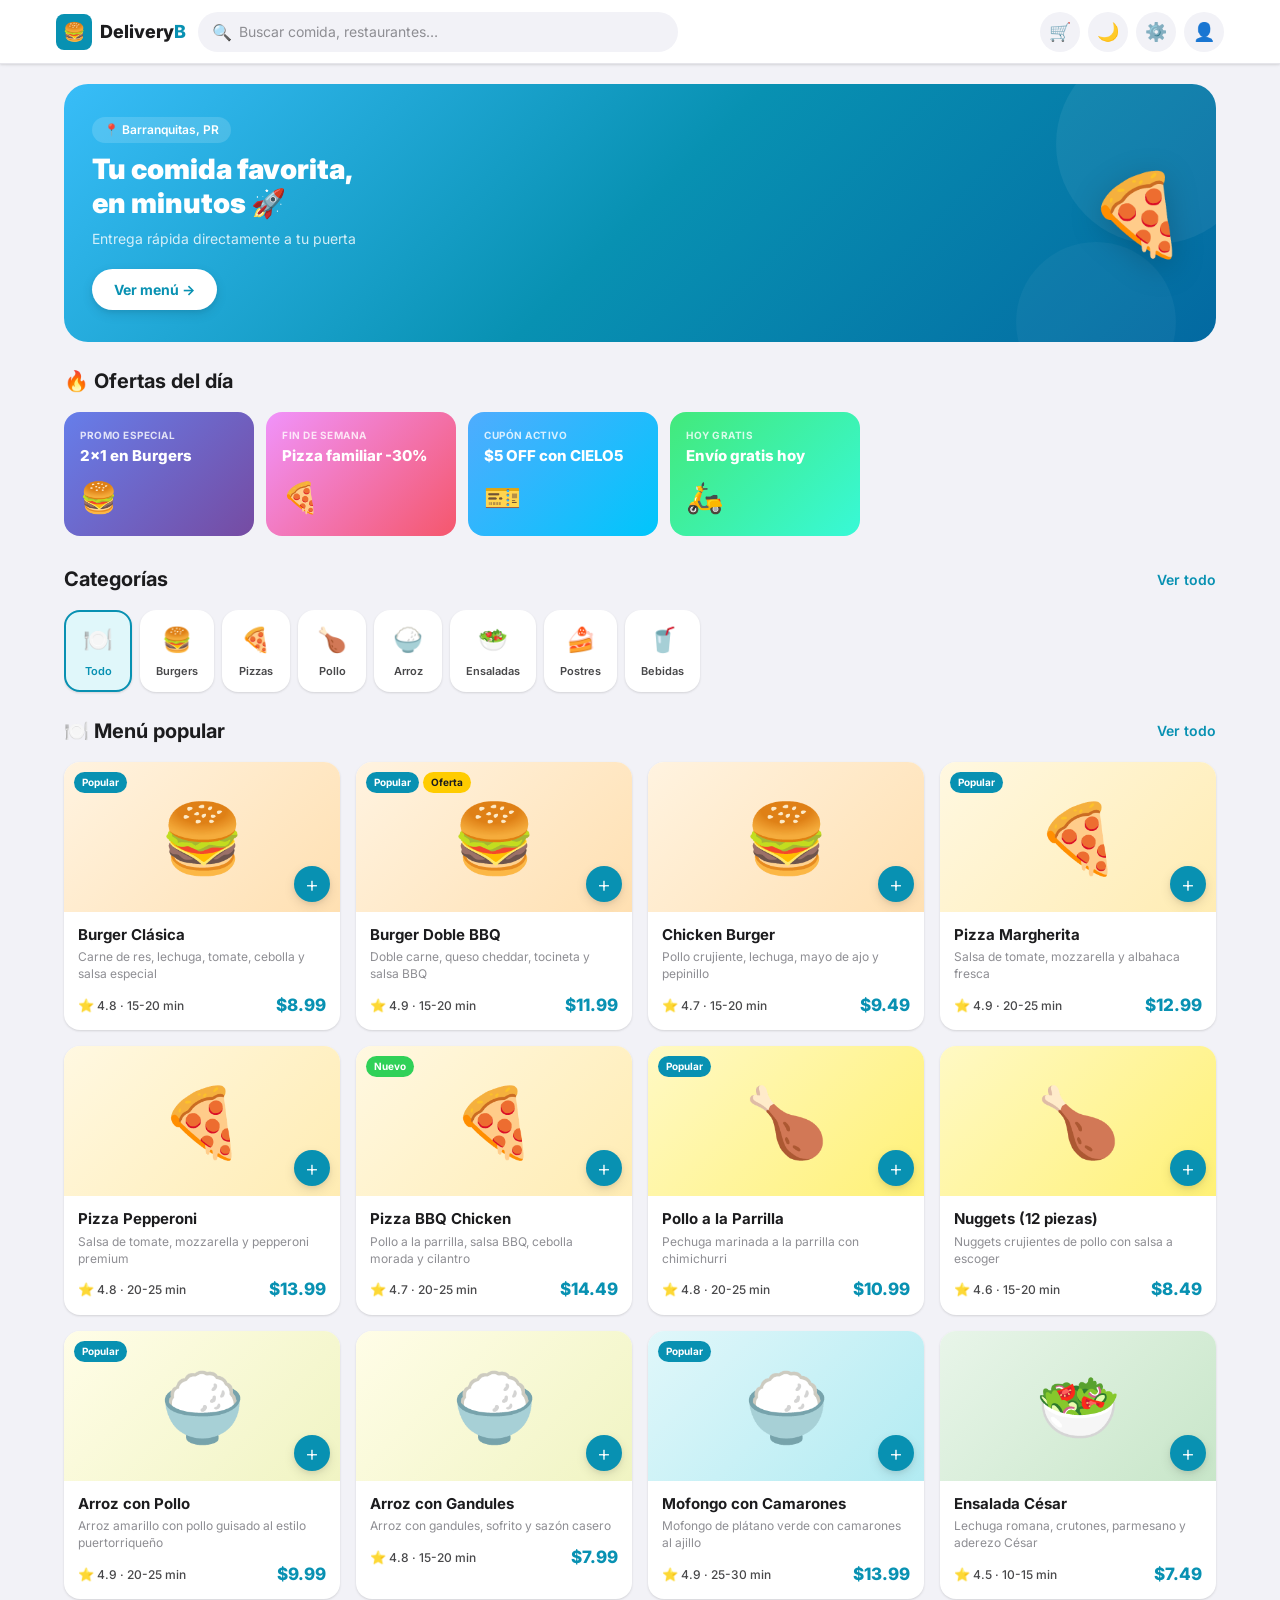
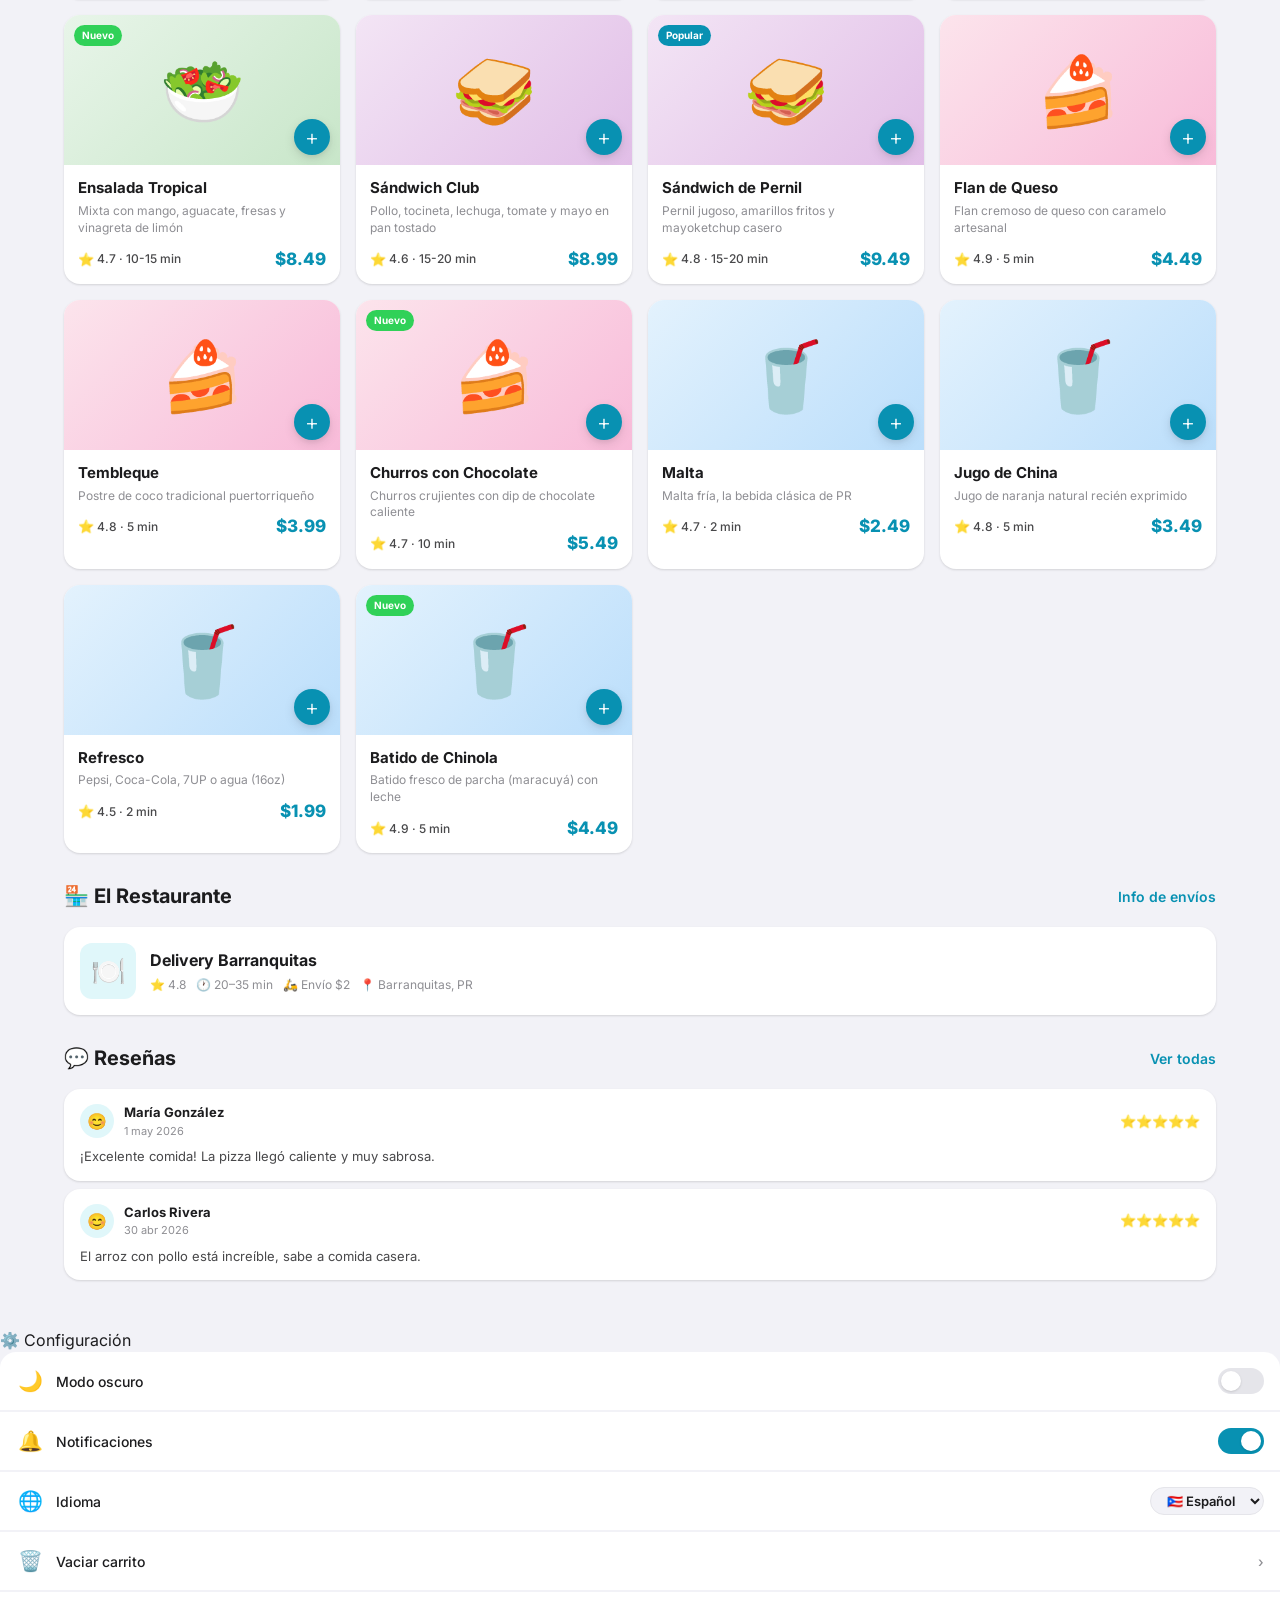
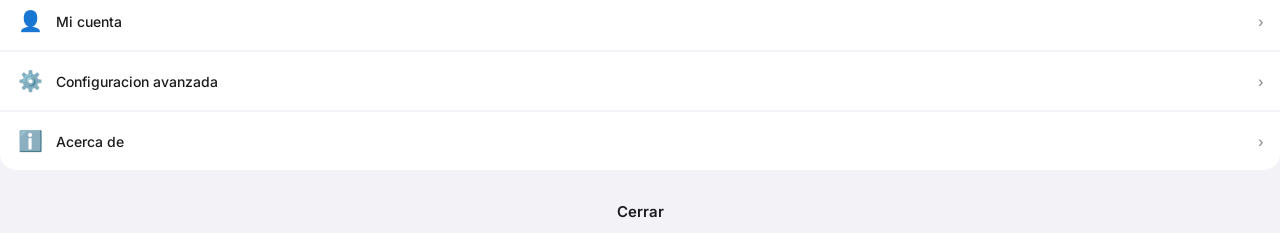
<file: index.html>
<!DOCTYPE html>
<html lang="es">
<head>
  <meta charset="UTF-8"/>
  <meta name="viewport" content="width=device-width, initial-scale=1.0"/>
  <title>Delivery Barranquitas – Comida a tu puerta</title>
  <link rel="stylesheet" href="styles.css"/>
</head>
<body>

<!-- ===== HEADER ===== -->
<header class="app-header">
  <div class="header-inner">
    <a href="index.html" class="header-logo">
      <div class="logo-icon">🍔</div>
      <div class="logo-text">Delivery<span>B</span></div>
    </a>

    <div class="header-search">
      <span class="search-icon">🔍</span>
      <input type="text" id="globalSearch" placeholder="Buscar comida, restaurantes…"/>
    </div>

    <div class="header-actions">
      <a href="carrito.html" class="btn-icon" id="cartBtn" title="Carrito">
        🛒
        <span class="badge" id="cartBadge" style="display:none">0</span>
      </a>
      <button class="btn-icon" data-theme-toggle onclick="toggleThemeQuick()" title="Cambiar tema">🌙</button>
      <a href="configuraciones.html" class="btn-icon" title="Configuración">⚙️</a>
      <a href="perfil.html" class="btn-icon" id="userBtn" title="Perfil">👤</a>
    </div>
  </div>
</header>

<!-- ===== MAIN ===== -->
<main class="page-content">

  <!-- Hero Banner -->
  <div class="hero-banner">
    <div class="hero-text">
      <div class="hero-eyebrow">📍 Barranquitas, PR</div>
      <h1 class="hero-title">Tu comida favorita,<br>en minutos 🚀</h1>
      <p class="hero-sub">Entrega rápida directamente a tu puerta</p>
      <a href="menu.html" class="hero-cta">Ver menú →</a>
    </div>
    <div class="hero-emoji">🍕</div>
  </div>

  <!-- Promo Cards -->
  <div class="section-header">
    <h2 class="section-title">🔥 Ofertas del día</h2>
  </div>
  <div class="promo-scroll" style="margin-bottom:24px">
    <div class="promo-card promo-card-1" onclick="location.href='menu.html?cat=burger'">
      <div class="promo-label">Promo especial</div>
      <div class="promo-title">2x1 en Burgers</div>
      <div class="promo-emoji">🍔</div>
    </div>
    <div class="promo-card promo-card-2" onclick="location.href='menu.html?cat=pizza'">
      <div class="promo-label">Fin de semana</div>
      <div class="promo-title">Pizza familiar -30%</div>
      <div class="promo-emoji">🍕</div>
    </div>
    <div class="promo-card promo-card-3" onclick="applyPromo('CIELO5')">
      <div class="promo-label">Cupón activo</div>
      <div class="promo-title">$5 OFF con CIELO5</div>
      <div class="promo-emoji">🎫</div>
    </div>
    <div class="promo-card promo-card-4" onclick="applyPromo('ENVIOGRATIS')">
      <div class="promo-label">Hoy gratis</div>
      <div class="promo-title">Envío gratis hoy</div>
      <div class="promo-emoji">🛵</div>
    </div>
  </div>

  <!-- Categories -->
  <div class="section-header">
    <h2 class="section-title">Categorías</h2>
    <a href="menu.html" class="section-link">Ver todo</a>
  </div>
  <div class="category-scroll" id="homeCats">
    <div class="cat-chip active" data-cat="all" onclick="filterHome('all',this)">
      <span class="cat-emoji">🍽️</span><span class="cat-name">Todo</span>
    </div>
    <div class="cat-chip" data-cat="burger" onclick="filterHome('burger',this)">
      <span class="cat-emoji">🍔</span><span class="cat-name">Burgers</span>
    </div>
    <div class="cat-chip" data-cat="pizza" onclick="filterHome('pizza',this)">
      <span class="cat-emoji">🍕</span><span class="cat-name">Pizzas</span>
    </div>
    <div class="cat-chip" data-cat="chicken" onclick="filterHome('chicken',this)">
      <span class="cat-emoji">🍗</span><span class="cat-name">Pollo</span>
    </div>
    <div class="cat-chip" data-cat="rice" onclick="filterHome('rice',this)">
      <span class="cat-emoji">🍚</span><span class="cat-name">Arroz</span>
    </div>
    <div class="cat-chip" data-cat="salad" onclick="filterHome('salad',this)">
      <span class="cat-emoji">🥗</span><span class="cat-name">Ensaladas</span>
    </div>
    <div class="cat-chip" data-cat="dessert" onclick="filterHome('dessert',this)">
      <span class="cat-emoji">🍰</span><span class="cat-name">Postres</span>
    </div>
    <div class="cat-chip" data-cat="drink" onclick="filterHome('drink',this)">
      <span class="cat-emoji">🥤</span><span class="cat-name">Bebidas</span>
    </div>
  </div>

  <!-- Menu Grid -->
  <div class="section-header">
    <h2 class="section-title" id="menuSectionTitle">🍽️ Menú popular</h2>
    <a href="menu.html" class="section-link">Ver todo</a>
  </div>
  <div class="menu-grid" id="homeMenuGrid">
    <!-- populated by JS -->
  </div>

  <!-- Restaurant Info -->
  <div style="margin-top:28px">
    <div class="section-header">
      <h2 class="section-title">🏪 El Restaurante</h2>
      <a href="envios.html" class="section-link">Info de envíos</a>
    </div>
    <div class="restaurant-bar">
      <div class="restaurant-avatar">🍽️</div>
      <div class="restaurant-info">
        <h2>Delivery Barranquitas</h2>
        <div class="restaurant-meta">
          <span>⭐ 4.8</span>
          <span>🕐 20–35 min</span>
          <span>🛵 Envío $2</span>
          <span>📍 Barranquitas, PR</span>
        </div>
      </div>
    </div>
  </div>

  <!-- Reviews Preview -->
  <div style="margin-top:28px">
    <div class="section-header">
      <h2 class="section-title">💬 Reseñas</h2>
      <a href="perfil.html" class="section-link">Ver todas</a>
    </div>
    <div id="reviewsPreview"></div>
  </div>

</main>

<!-- ===== BOTTOM NAV ===== -->
<nav class="bottom-nav">
  <a href="index.html" class="active">
    <span class="nav-icon">🏠</span>Inicio
  </a>
  <a href="menu.html">
    <span class="nav-icon">🍽️</span>Menú
  </a>
  <a href="carrito.html" id="navCartLink">
    <span class="nav-icon">🛒</span>Carrito
  </a>
  <a href="envios.html">
    <span class="nav-icon">🛵</span>Envíos
  </a>
  <a href="perfil.html">
    <span class="nav-icon">👤</span>Perfil
  </a>
</nav>

<!-- Toast Container -->
<div class="toast-container" id="toastContainer"></div>

<!-- ===== SETTINGS MODAL ===== -->
<div class="modal-overlay" id="settingsOverlay" onclick="closeSettingsOutside(event)">
  <div class="modal-sheet">
    <div class="modal-handle"></div>
    <div class="modal-title">⚙️ Configuración</div>

    <div class="menu-list" style="margin-bottom:0">

      <!-- Dark Mode -->
      <div class="menu-list-item" style="justify-content:space-between;cursor:default">
        <span style="display:flex;align-items:center;gap:12px">
          <span class="item-icon">🌙</span>
          <span>Modo oscuro</span>
        </span>
        <label class="toggle-switch">
          <input type="checkbox" id="darkToggle" onchange="toggleDark(this.checked)"/>
          <span class="toggle-track"></span>
        </label>
      </div>

      <!-- Notifications -->
      <div class="menu-list-item" style="justify-content:space-between;cursor:default">
        <span style="display:flex;align-items:center;gap:12px">
          <span class="item-icon">🔔</span>
          <span>Notificaciones</span>
        </span>
        <label class="toggle-switch">
          <input type="checkbox" id="notifToggle" checked onchange="saveSetting('notif', this.checked)"/>
          <span class="toggle-track"></span>
        </label>
      </div>

      <!-- Language -->
      <div class="menu-list-item" style="justify-content:space-between;cursor:default">
        <span style="display:flex;align-items:center;gap:12px">
          <span class="item-icon">🌐</span>
          <span>Idioma</span>
        </span>
        <select onchange="saveSetting('lang', this.value)" id="langSelect"
          style="border:1.5px solid var(--gray-200);border-radius:var(--radius-full);padding:4px 12px;font-size:13px;font-weight:600;color:var(--dark);background:var(--gray-100)">
          <option value="es">🇵🇷 Español</option>
          <option value="en">🇺🇸 English</option>
        </select>
      </div>

      <!-- Clear Cart -->
      <div class="menu-list-item" onclick="clearCartSetting()">
        <span class="item-icon">🗑️</span>
        <span>Vaciar carrito</span>
        <span class="item-arrow">›</span>
      </div>

      <!-- Account -->
      <div class="menu-list-item" onclick="location.href='perfil.html'">
        <span class="item-icon">👤</span>
        <span>Mi cuenta</span>
        <span class="item-arrow">›</span>
      </div>

      <!-- Advanced Settings -->
      <div class="menu-list-item" onclick="location.href='configuraciones.html'">
        <span class="item-icon">⚙️</span>
        <span>Configuracion avanzada</span>
        <span class="item-arrow">›</span>
      </div>

      <!-- About -->
      <div class="menu-list-item" onclick="showAbout()">
        <span class="item-icon">ℹ️</span>
        <span>Acerca de</span>
        <span class="item-arrow">›</span>
      </div>

    </div>

    <button class="btn btn-secondary btn-full" style="margin-top:20px" onclick="closeSettings()">Cerrar</button>
  </div>
</div>

<script src="script.js"></script>
<script>
  // Promo click helper
  function applyPromo(code) {
    localStorage.setItem('pendingCoupon', code);
    location.href = 'carrito.html';
  }
</script>
</body>
</html>
</file>
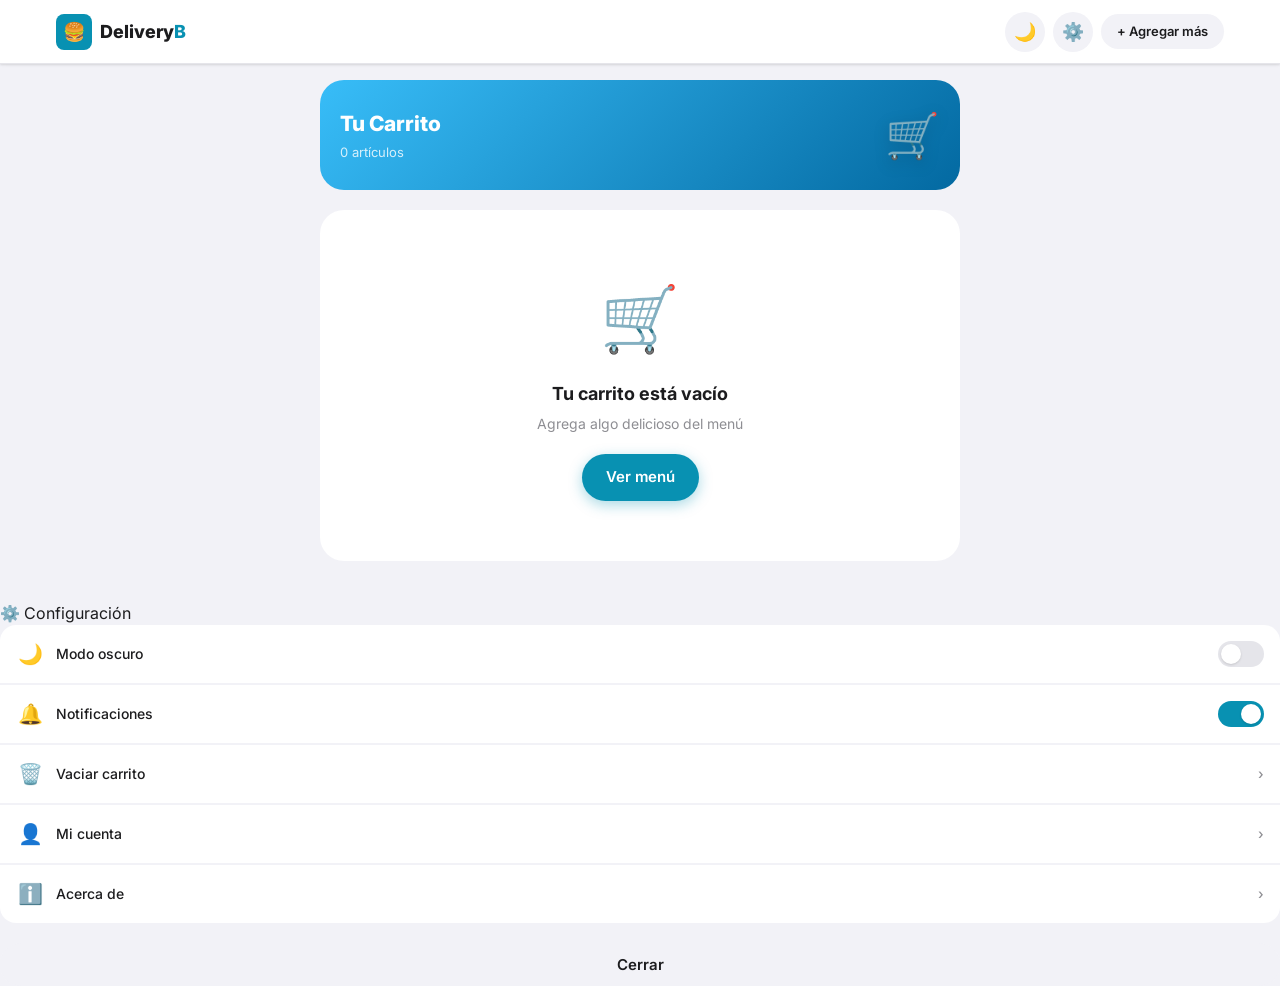
<file: carrito.html>
<!DOCTYPE html>
<html lang="es">
<head>
  <meta charset="UTF-8"/>
  <meta name="viewport" content="width=device-width, initial-scale=1.0"/>
  <title>Mi Carrito – Delivery Barranquitas</title>
  <link rel="stylesheet" href="styles.css"/>
</head>
<body>

<!-- ===== HEADER ===== -->
<header class="app-header">
  <div class="header-inner">
    <a href="index.html" class="header-logo">
      <div class="logo-icon">🍔</div>
      <div class="logo-text">Delivery<span>B</span></div>
    </a>
    <div class="header-actions" style="margin-left:0;flex:1;justify-content:flex-end">
      <button class="btn-icon" data-theme-toggle onclick="toggleThemeQuick()" title="Cambiar tema">🌙</button>
      <a href="configuraciones.html" class="btn-icon" title="Configuración">⚙️</a>
      <a href="menu.html" class="btn btn-secondary btn-sm">+ Agregar más</a>
    </div>
  </div>
</header>

<main class="page-content">
  <div class="cart-container">

    <!-- Page Hero -->
    <div class="page-hero">
      <div>
        <h1>Tu Carrito</h1>
        <p id="cartItemCountLabel">0 artículos</p>
      </div>
      <div class="page-hero-emoji">🛒</div>
    </div>

    <!-- Cart Items -->
    <div id="cartItems"></div>

    <!-- Empty state (hidden when cart has items) -->
    <div class="cart-empty" id="cartEmpty" style="display:none">
      <div class="empty-emoji">🛒</div>
      <p>Tu carrito está vacío</p>
      <small>Agrega algo delicioso del menú</small>
      <a href="menu.html" class="btn btn-primary">Ver menú</a>
    </div>

    <!-- Order area (hidden when cart is empty) -->
    <div id="cartCheckout" style="display:none">

      <!-- Order Summary -->
      <div class="order-summary">
        <h3>📋 Resumen del pedido</h3>
        <div class="summary-row"><span>Subtotal</span><span id="sumSubtotal">$0.00</span></div>
        <div class="summary-row"><span>Envío</span><span id="sumEnvio">$2.00</span></div>
        <div class="summary-row" id="discountRow" style="display:none;color:var(--green)">
          <span>Descuento 🎉</span><span id="sumDescuento">-$0.00</span>
        </div>
        <div class="summary-row total"><span>Total</span><span id="sumTotal">$0.00</span></div>
      </div>

      <!-- Coupon -->
      <div class="form-card" style="margin-top:12px">
        <h3>🎫 Cupón de descuento</h3>
        <div class="coupon-row">
          <input type="text" id="couponInput" placeholder="Ingresa tu cupón…" autocomplete="off"/>
          <button class="btn btn-outline btn-sm" onclick="applyCoupon()">Aplicar</button>
        </div>
        <p class="coupon-msg" id="couponMsg"></p>
        <div style="font-size:11px;color:var(--gray-400)">Cupones: BARRANQUITAS10 · CIELO5 · ENVIOGRATIS</div>
      </div>

      <!-- Delivery Form -->
      <div class="form-card">
        <h3>📍 Datos de entrega</h3>
        <div class="form-group">
          <label>Nombre completo</label>
          <input type="text" id="orderName" placeholder="Tu nombre"/>
        </div>
        <div class="form-row">
          <div class="form-group">
            <label>Teléfono</label>
            <input type="tel" id="orderPhone" placeholder="787-000-0000"/>
          </div>
          <div class="form-group">
            <label>Método de pago</label>
            <select id="orderPayment">
              <option value="efectivo">💵 Efectivo</option>
              <option value="tarjeta">💳 Tarjeta</option>
              <option value="ath_movil">📱 ATH Móvil</option>
            </select>
          </div>
        </div>
        <div class="form-group">
          <label>Dirección de entrega</label>
          <input type="text" id="orderAddress" placeholder="Calle, número, sector…"/>
        </div>
        <div class="form-group">
          <label>Instrucciones especiales (opcional)</label>
          <textarea id="orderNotes" rows="2" placeholder="Sin cebolla, extra salsa…"></textarea>
        </div>
      </div>

      <!-- Action Buttons -->
      <div style="display:flex;flex-direction:column;gap:10px">
        <button class="btn btn-primary btn-full btn-lg" id="orderBtn" onclick="submitOrder()">
          Confirmar pedido
        </button>
        <button class="btn btn-whatsapp btn-full" id="waBtn" onclick="sendWhatsApp()">
          📲 Pedir por WhatsApp
        </button>
      </div>

      <!-- Order Tracking (hidden until submitted) -->
      <div class="form-card" id="trackingCard" style="display:none;margin-top:16px">
        <h3>📦 Seguimiento de tu pedido</h3>
        <div class="tracking-steps" id="trackingSteps">
          <div class="track-step" id="step1">
            <div class="track-dot">📝</div>
            <div class="track-info"><h4>Pedido recibido</h4><p>Estamos procesando tu orden</p></div>
          </div>
          <div class="track-step" id="step2">
            <div class="track-dot">👨‍🍳</div>
            <div class="track-info"><h4>Preparando tu comida</h4><p>El chef está en ello</p></div>
          </div>
          <div class="track-step" id="step3">
            <div class="track-dot">🛵</div>
            <div class="track-info"><h4>En camino</h4><p>Tu repartidor está en ruta</p></div>
          </div>
          <div class="track-step" id="step4">
            <div class="track-dot">🏠</div>
            <div class="track-info"><h4>Entregado</h4><p>¡Buen provecho!</p></div>
          </div>
        </div>
      </div>

    </div>
  </div>
</main>

<!-- ===== BOTTOM NAV ===== -->
<nav class="bottom-nav">
  <a href="index.html"><span class="nav-icon">🏠</span>Inicio</a>
  <a href="menu.html"><span class="nav-icon">🍽️</span>Menú</a>
  <a href="carrito.html" class="active"><span class="nav-icon">🛒</span>Carrito</a>
  <a href="envios.html"><span class="nav-icon">🛵</span>Envíos</a>
  <a href="perfil.html"><span class="nav-icon">👤</span>Perfil</a>
</nav>

<div class="toast-container" id="toastContainer"></div>

<!-- SETTINGS MODAL -->
<div class="modal-overlay" id="settingsOverlay" onclick="closeSettingsOutside(event)">
  <div class="modal-sheet">
    <div class="modal-handle"></div>
    <div class="modal-title">⚙️ Configuración</div>
    <div class="menu-list" style="margin-bottom:0">
      <div class="menu-list-item" style="justify-content:space-between;cursor:default">
        <span style="display:flex;align-items:center;gap:12px"><span class="item-icon">🌙</span><span>Modo oscuro</span></span>
        <label class="toggle-switch"><input type="checkbox" id="darkToggle" onchange="toggleDark(this.checked)"/><span class="toggle-track"></span></label>
      </div>
      <div class="menu-list-item" style="justify-content:space-between;cursor:default">
        <span style="display:flex;align-items:center;gap:12px"><span class="item-icon">🔔</span><span>Notificaciones</span></span>
        <label class="toggle-switch"><input type="checkbox" id="notifToggle" checked onchange="saveSetting('notif', this.checked)"/><span class="toggle-track"></span></label>
      </div>
      <div class="menu-list-item" onclick="clearCartSetting()">
        <span class="item-icon">🗑️</span><span>Vaciar carrito</span><span class="item-arrow">›</span>
      </div>
      <div class="menu-list-item" onclick="location.href='perfil.html'">
        <span class="item-icon">👤</span><span>Mi cuenta</span><span class="item-arrow">›</span>
      </div>
      <div class="menu-list-item" onclick="showAbout()">
        <span class="item-icon">ℹ️</span><span>Acerca de</span><span class="item-arrow">›</span>
      </div>
    </div>
    <button class="btn btn-secondary btn-full" style="margin-top:20px" onclick="closeSettings()">Cerrar</button>
  </div>
</div>
<script src="script.js"></script>
</body>
</html>
</file>
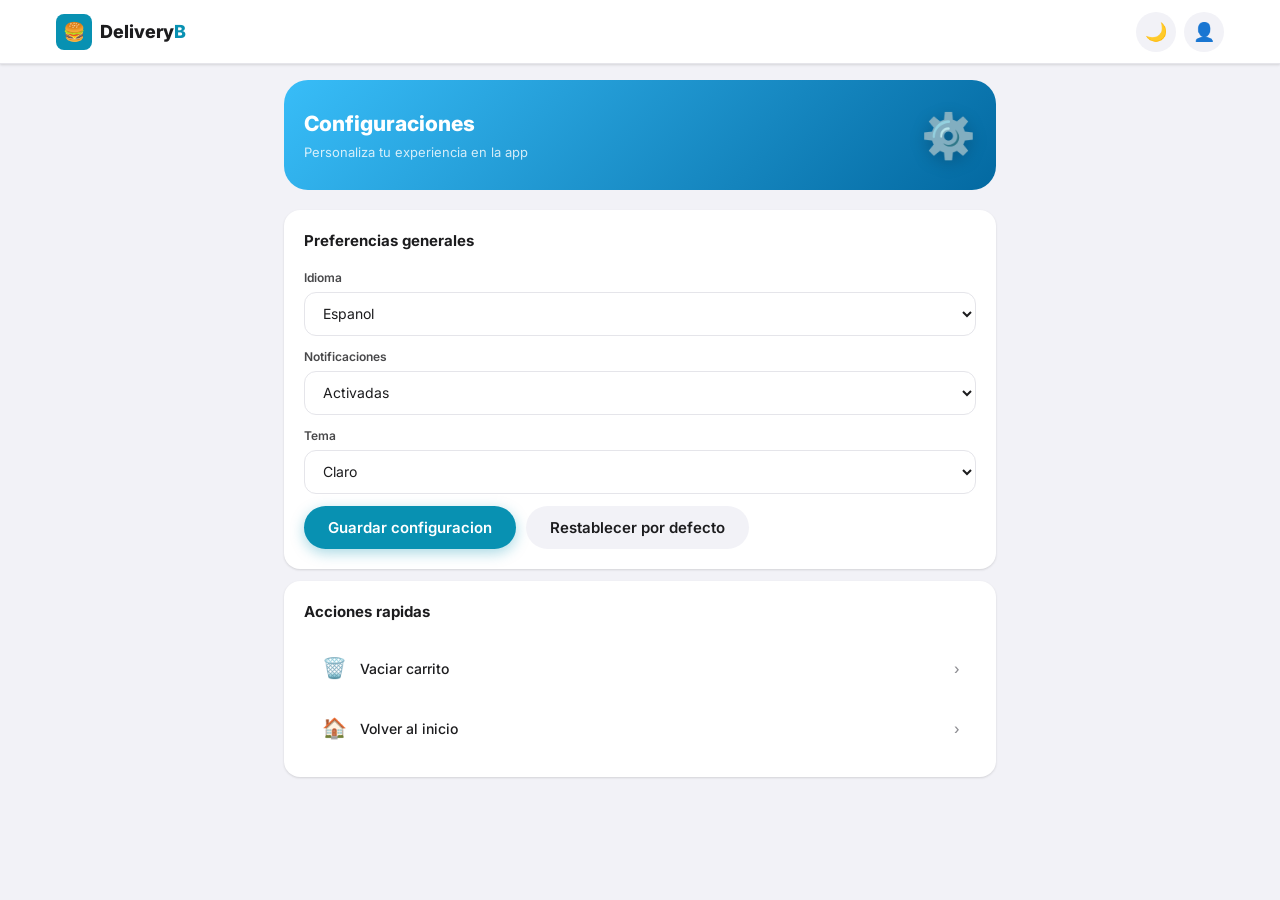
<file: configuraciones.html>
<!DOCTYPE html>
<html lang="es">
<head>
	<meta charset="UTF-8"/>
	<meta name="viewport" content="width=device-width, initial-scale=1.0"/>
	<title>Configuraciones - Delivery Barranquitas</title>
	<link rel="stylesheet" href="styles.css"/>
</head>
<body>

<header class="app-header">
	<div class="header-inner">
		<a href="index.html" class="header-logo">
			<div class="logo-icon">🍔</div>
			<div class="logo-text">Delivery<span>B</span></div>
		</a>
		<div class="header-actions">
			<button class="btn-icon" data-theme-toggle onclick="toggleThemeQuick()" title="Cambiar tema">🌙</button>
			<a href="perfil.html" class="btn-icon" title="Perfil">👤</a>
		</div>
	</div>
</header>

<main class="page-content" style="max-width:760px">
	<div class="page-hero">
		<div>
			<h1>Configuraciones</h1>
			<p>Personaliza tu experiencia en la app</p>
		</div>
		<div class="page-hero-emoji">⚙️</div>
	</div>

	<div class="form-card">
		<h3>Preferencias generales</h3>

		<div class="form-group">
			<label for="cfgLang">Idioma</label>
			<select id="cfgLang">
				<option value="es">Espanol</option>
				<option value="en">English</option>
			</select>
		</div>

		<div class="form-group">
			<label for="cfgNotif">Notificaciones</label>
			<select id="cfgNotif">
				<option value="1">Activadas</option>
				<option value="0">Desactivadas</option>
			</select>
		</div>

		<div class="form-group">
			<label for="cfgTheme">Tema</label>
			<select id="cfgTheme">
				<option value="light">Claro</option>
				<option value="dark">Oscuro</option>
			</select>
		</div>

		<div style="display:flex;gap:10px;flex-wrap:wrap;margin-top:8px">
			<button class="btn btn-primary" onclick="guardarConfiguracionAvanzada()">Guardar configuracion</button>
			<button class="btn btn-secondary" onclick="restablecerConfiguracion()">Restablecer por defecto</button>
		</div>
	</div>

	<div class="form-card">
		<h3>Acciones rapidas</h3>
		<div class="menu-list" style="margin-bottom:0">
			<div class="menu-list-item" onclick="clearCartSetting()">
				<span class="item-icon">🗑️</span>
				<span>Vaciar carrito</span>
				<span class="item-arrow">›</span>
			</div>
			<div class="menu-list-item" onclick="location.href='index.html'">
				<span class="item-icon">🏠</span>
				<span>Volver al inicio</span>
				<span class="item-arrow">›</span>
			</div>
		</div>
	</div>
</main>

<nav class="bottom-nav">
	<a href="index.html"><span class="nav-icon">🏠</span>Inicio</a>
	<a href="menu.html"><span class="nav-icon">🍽️</span>Menu</a>
	<a href="carrito.html" id="navCartLink"><span class="nav-icon">🛒</span>Carrito</a>
	<a href="envios.html"><span class="nav-icon">🛵</span>Envios</a>
	<a href="perfil.html" class="active"><span class="nav-icon">👤</span>Perfil</a>
</nav>

<div class="toast-container" id="toastContainer"></div>
<script src="script.js"></script>
</body>
</html>
</file>
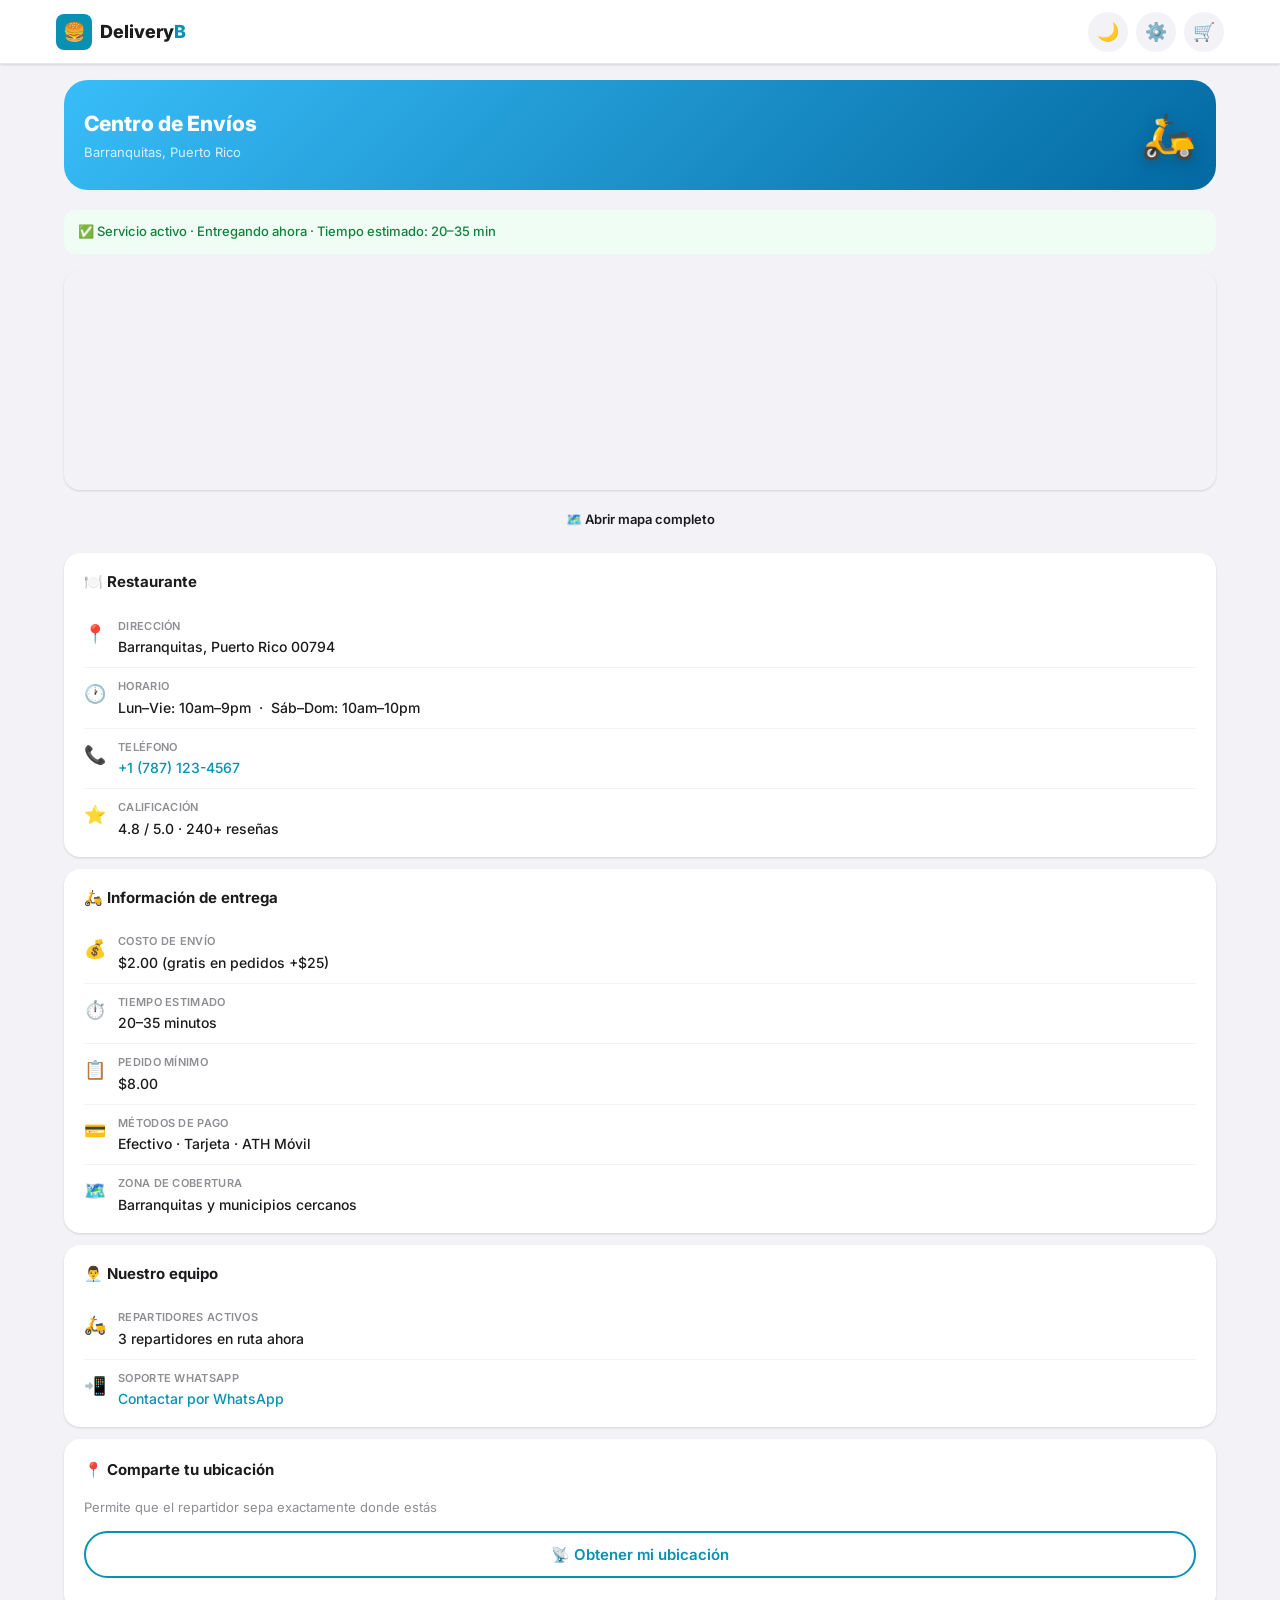
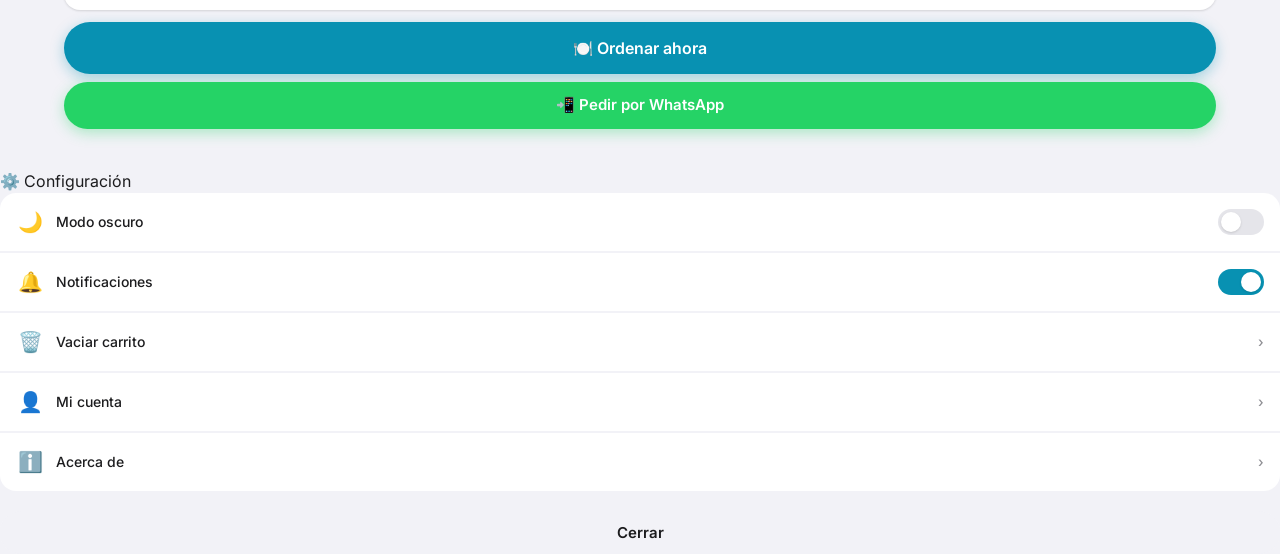
<file: envios.html>
<!DOCTYPE html>
<html lang="es">
<head>
  <meta charset="UTF-8"/>
  <meta name="viewport" content="width=device-width, initial-scale=1.0"/>
  <title>Envíos – Delivery Barranquitas</title>
  <link rel="stylesheet" href="styles.css"/>
</head>
<body>

<!-- ===== HEADER ===== -->
<header class="app-header">
  <div class="header-inner">
    <a href="index.html" class="header-logo">
      <div class="logo-icon">🍔</div>
      <div class="logo-text">Delivery<span>B</span></div>
    </a>
    <div class="header-actions">
      <button class="btn-icon" data-theme-toggle onclick="toggleThemeQuick()" title="Cambiar tema">🌙</button>
      <a href="configuraciones.html" class="btn-icon" title="Configuración">⚙️</a>
      <a href="carrito.html" class="btn-icon" id="cartBtn">
        🛒
        <span class="badge" id="cartBadge" style="display:none">0</span>
      </a>
    </div>
  </div>
</header>

<main class="page-content">

  <!-- Page Hero -->
  <div class="page-hero">
    <div>
      <h1>Centro de Envíos</h1>
      <p>Barranquitas, Puerto Rico</p>
    </div>
    <div class="page-hero-emoji">🛵</div>
  </div>

  <!-- Status Badge -->
  <div class="alert alert-success" style="margin-bottom:16px">
    ✅ Servicio activo · Entregando ahora · Tiempo estimado: 20–35 min
  </div>

  <!-- Map -->
  <div class="map-frame">
    <iframe
      width="100%"
      height="220"
      frameborder="0"
      scrolling="no"
      src="https://www.openstreetmap.org/export/embed.html?bbox=-67.35%2C17.85%2C-65.20%2C18.55&layer=mapnik&marker=18.1866%2C-66.3060"
      title="Mapa de Puerto Rico">
    </iframe>
  </div>
  <div style="text-align:center;margin-bottom:16px">
    <a href="https://www.openstreetmap.org/?mlat=18.1866&mlon=-66.3060#map=13/18.1866/-66.3060"
       target="_blank" rel="noopener"
       class="btn btn-secondary btn-sm">
      🗺️ Abrir mapa completo
    </a>
  </div>

  <!-- Restaurant Info -->
  <div class="info-card">
    <h3>🍽️ Restaurante</h3>
    <div class="info-row">
      <span class="info-icon">📍</span>
      <div class="info-content">
        <div class="info-label">Dirección</div>
        <div class="info-value">Barranquitas, Puerto Rico 00794</div>
      </div>
    </div>
    <div class="info-row">
      <span class="info-icon">🕐</span>
      <div class="info-content">
        <div class="info-label">Horario</div>
        <div class="info-value">Lun–Vie: 10am–9pm &nbsp;·&nbsp; Sáb–Dom: 10am–10pm</div>
      </div>
    </div>
    <div class="info-row">
      <span class="info-icon">📞</span>
      <div class="info-content">
        <div class="info-label">Teléfono</div>
        <div class="info-value"><a href="tel:+17871234567" style="color:var(--brand)">+1 (787) 123-4567</a></div>
      </div>
    </div>
    <div class="info-row">
      <span class="info-icon">⭐</span>
      <div class="info-content">
        <div class="info-label">Calificación</div>
        <div class="info-value">4.8 / 5.0 · 240+ reseñas</div>
      </div>
    </div>
  </div>

  <!-- Delivery Info -->
  <div class="info-card">
    <h3>🛵 Información de entrega</h3>
    <div class="info-row">
      <span class="info-icon">💰</span>
      <div class="info-content">
        <div class="info-label">Costo de envío</div>
        <div class="info-value">$2.00 (gratis en pedidos +$25)</div>
      </div>
    </div>
    <div class="info-row">
      <span class="info-icon">⏱️</span>
      <div class="info-content">
        <div class="info-label">Tiempo estimado</div>
        <div class="info-value">20–35 minutos</div>
      </div>
    </div>
    <div class="info-row">
      <span class="info-icon">📋</span>
      <div class="info-content">
        <div class="info-label">Pedido mínimo</div>
        <div class="info-value">$8.00</div>
      </div>
    </div>
    <div class="info-row">
      <span class="info-icon">💳</span>
      <div class="info-content">
        <div class="info-label">Métodos de pago</div>
        <div class="info-value">Efectivo · Tarjeta · ATH Móvil</div>
      </div>
    </div>
    <div class="info-row">
      <span class="info-icon">🗺️</span>
      <div class="info-content">
        <div class="info-label">Zona de cobertura</div>
        <div class="info-value">Barranquitas y municipios cercanos</div>
      </div>
    </div>
  </div>

  <!-- Driver/Contact Card -->
  <div class="info-card">
    <h3>👨‍💼 Nuestro equipo</h3>
    <div class="info-row">
      <span class="info-icon">🛵</span>
      <div class="info-content">
        <div class="info-label">Repartidores activos</div>
        <div class="info-value">3 repartidores en ruta ahora</div>
      </div>
    </div>
    <div class="info-row">
      <span class="info-icon">📲</span>
      <div class="info-content">
        <div class="info-label">Soporte WhatsApp</div>
        <div class="info-value">
          <a href="https://wa.me/17871234567" target="_blank" rel="noopener" style="color:var(--brand)">
            Contactar por WhatsApp
          </a>
        </div>
      </div>
    </div>
  </div>

  <!-- Send your location -->
  <div class="form-card">
    <h3>📍 Comparte tu ubicación</h3>
    <p style="font-size:13px;color:var(--gray-400);margin-bottom:14px">
      Permite que el repartidor sepa exactamente donde estás
    </p>
    <button class="btn btn-outline btn-full" id="geoBtn" onclick="getLocation()">
      📡 Obtener mi ubicación
    </button>
    <div id="geoResult" style="margin-top:12px;font-size:13px;color:var(--gray-600)"></div>
  </div>

  <!-- Quick Order CTA -->
  <a href="menu.html" class="btn btn-primary btn-full btn-lg" style="margin-bottom:8px">
    🍽️ Ordenar ahora
  </a>
  <a href="https://wa.me/17871234567" target="_blank" rel="noopener" class="btn btn-whatsapp btn-full">
    📲 Pedir por WhatsApp
  </a>

</main>

<!-- ===== BOTTOM NAV ===== -->
<nav class="bottom-nav">
  <a href="index.html"><span class="nav-icon">🏠</span>Inicio</a>
  <a href="menu.html"><span class="nav-icon">🍽️</span>Menú</a>
  <a href="carrito.html" id="navCartLink"><span class="nav-icon">🛒</span>Carrito</a>
  <a href="envios.html" class="active"><span class="nav-icon">🛵</span>Envíos</a>
  <a href="perfil.html"><span class="nav-icon">👤</span>Perfil</a>
</nav>

<div class="toast-container" id="toastContainer"></div>

<!-- SETTINGS MODAL -->
<div class="modal-overlay" id="settingsOverlay" onclick="closeSettingsOutside(event)">
  <div class="modal-sheet">
    <div class="modal-handle"></div>
    <div class="modal-title">⚙️ Configuración</div>
    <div class="menu-list" style="margin-bottom:0">
      <div class="menu-list-item" style="justify-content:space-between;cursor:default">
        <span style="display:flex;align-items:center;gap:12px"><span class="item-icon">🌙</span><span>Modo oscuro</span></span>
        <label class="toggle-switch"><input type="checkbox" id="darkToggle" onchange="toggleDark(this.checked)"/><span class="toggle-track"></span></label>
      </div>
      <div class="menu-list-item" style="justify-content:space-between;cursor:default">
        <span style="display:flex;align-items:center;gap:12px"><span class="item-icon">🔔</span><span>Notificaciones</span></span>
        <label class="toggle-switch"><input type="checkbox" id="notifToggle" checked onchange="saveSetting('notif', this.checked)"/><span class="toggle-track"></span></label>
      </div>
      <div class="menu-list-item" onclick="clearCartSetting()">
        <span class="item-icon">🗑️</span><span>Vaciar carrito</span><span class="item-arrow">›</span>
      </div>
      <div class="menu-list-item" onclick="location.href='perfil.html'">
        <span class="item-icon">👤</span><span>Mi cuenta</span><span class="item-arrow">›</span>
      </div>
      <div class="menu-list-item" onclick="showAbout()">
        <span class="item-icon">ℹ️</span><span>Acerca de</span><span class="item-arrow">›</span>
      </div>
    </div>
    <button class="btn btn-secondary btn-full" style="margin-top:20px" onclick="closeSettings()">Cerrar</button>
  </div>
</div>
<script src="script.js"></script>
<script>
  function getLocation() {
    const btn = document.getElementById('geoBtn');
    const result = document.getElementById('geoResult');
    btn.disabled = true;
    btn.textContent = '⏳ Obteniendo ubicación…';
    if (!navigator.geolocation) {
      result.innerHTML = '❌ Tu navegador no soporta geolocalización.';
      btn.disabled = false; btn.textContent = '📡 Obtener mi ubicación';
      return;
    }
    navigator.geolocation.getCurrentPosition(
      pos => {
        const { latitude: lat, longitude: lng } = pos.coords;
        result.innerHTML = `✅ Ubicación obtenida: <strong>${lat.toFixed(5)}, ${lng.toFixed(5)}</strong><br>
          <a href="https://maps.google.com/?q=${lat},${lng}" target="_blank" rel="noopener" style="color:var(--brand)">
            Ver en Google Maps →
          </a>`;
        btn.textContent = '✅ Ubicación obtenida';
      },
      () => {
        result.innerHTML = '❌ No se pudo obtener la ubicación. Revisa los permisos.';
        btn.disabled = false; btn.textContent = '📡 Obtener mi ubicación';
      }
    );
  }
</script>
</body>
</html>
</file>
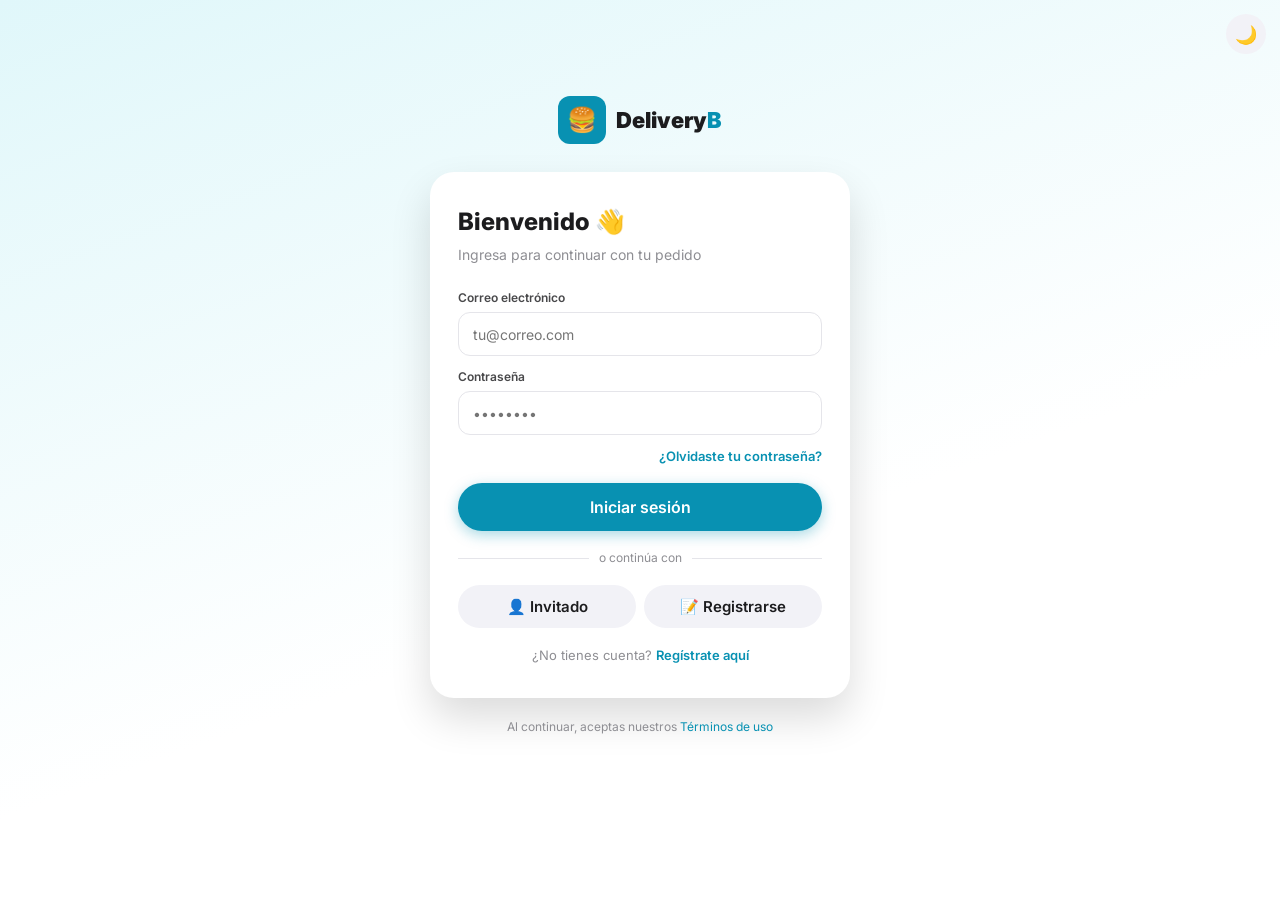
<file: login.html>
<!DOCTYPE html>
<html lang="es">
<head>
  <meta charset="UTF-8"/>
  <meta name="viewport" content="width=device-width, initial-scale=1.0"/>
  <title>Iniciar sesión – Delivery Barranquitas</title>
  <link rel="stylesheet" href="styles.css"/>
</head>
<body>

<button class="btn-icon theme-fab" data-theme-toggle onclick="toggleThemeQuick()" title="Cambiar tema">🌙</button>

<div class="auth-page" id="authPage">

  <!-- Logo -->
  <div class="auth-logo">
    <div class="logo-icon">🍔</div>
    <div class="logo-text">Delivery<span>B</span></div>
  </div>

  <!-- Card -->
  <div class="auth-card" id="authCard">

    <!-- Login Form (default) -->
    <div id="loginSection">
      <h1>Bienvenido 👋</h1>
      <p class="auth-sub">Ingresa para continuar con tu pedido</p>

      <div class="form-group">
        <label>Correo electrónico</label>
        <input type="email" id="loginEmail" placeholder="tu@correo.com" autocomplete="email"/>
      </div>
      <div class="form-group">
        <label>Contraseña</label>
        <input type="password" id="loginPassword" placeholder="••••••••" autocomplete="current-password"/>
      </div>

      <div style="text-align:right;margin-top:-4px;margin-bottom:16px">
        <a href="#" style="font-size:13px;color:var(--brand);font-weight:600">¿Olvidaste tu contraseña?</a>
      </div>

      <button class="btn btn-primary btn-full btn-lg" onclick="doLogin()">Iniciar sesión</button>

      <div class="auth-divider">o continúa con</div>

      <div style="display:grid;grid-template-columns:1fr 1fr;gap:8px">
        <button class="btn btn-secondary" onclick="guestLogin()">👤 Invitado</button>
        <button class="btn btn-secondary" onclick="showRegister()">📝 Registrarse</button>
      </div>

      <div class="auth-footer">
        ¿No tienes cuenta? <a href="#" onclick="showRegister()">Regístrate aquí</a>
      </div>
    </div>

    <!-- Register Form (hidden by default) -->
    <div id="registerSection" style="display:none">
      <h1>Crear cuenta 🎉</h1>
      <p class="auth-sub">Únete a Delivery Barranquitas</p>

      <div class="form-group">
        <label>Nombre completo</label>
        <input type="text" id="regName" placeholder="Tu nombre"/>
      </div>
      <div class="form-group">
        <label>Correo electrónico</label>
        <input type="email" id="regEmail" placeholder="tu@correo.com"/>
      </div>
      <div class="form-group">
        <label>Contraseña</label>
        <input type="password" id="regPassword" placeholder="Mínimo 6 caracteres"/>
      </div>

      <div style="margin-bottom:16px">
        <label style="font-size:12px;font-weight:600;color:var(--gray-600);display:block;margin-bottom:8px">Tipo de cuenta</label>
        <div class="role-tabs">
          <div class="role-tab active" data-role="cliente" onclick="selectRole('cliente',this)">
            <span class="role-emoji">🙋</span>
            <span class="role-name">Cliente</span>
          </div>
          <div class="role-tab" data-role="restaurante" onclick="selectRole('restaurante',this)">
            <span class="role-emoji">🍽️</span>
            <span class="role-name">Restaurante</span>
          </div>
          <div class="role-tab" data-role="repartidor" onclick="selectRole('repartidor',this)">
            <span class="role-emoji">🛵</span>
            <span class="role-name">Repartidor</span>
          </div>
        </div>
        <input type="hidden" id="regRole" value="cliente"/>
      </div>

      <button class="btn btn-primary btn-full btn-lg" onclick="doRegister()">Crear cuenta</button>

      <div class="auth-footer">
        ¿Ya tienes cuenta? <a href="#" onclick="showLogin()">Inicia sesión</a>
      </div>
    </div>

  </div>

  <p style="margin-top:20px;font-size:12px;color:var(--gray-400);text-align:center">
    Al continuar, aceptas nuestros <a href="#" style="color:var(--brand)">Términos de uso</a>
  </p>

</div>

<!-- ===== BOTTOM NAV ===== -->
<nav class="bottom-nav">
  <a href="index.html"><span class="nav-icon">🏠</span>Inicio</a>
  <a href="menu.html"><span class="nav-icon">🍽️</span>Menú</a>
  <a href="carrito.html"><span class="nav-icon">🛒</span>Carrito</a>
  <a href="envios.html"><span class="nav-icon">🛵</span>Envíos</a>
  <a href="perfil.html" class="active"><span class="nav-icon">👤</span>Perfil</a>
</nav>

<div class="toast-container" id="toastContainer"></div>
<script src="script.js"></script>
<script>
  function showRegister() {
    document.getElementById('loginSection').style.display = 'none';
    document.getElementById('registerSection').style.display = 'block';
  }
  function showLogin() {
    document.getElementById('registerSection').style.display = 'none';
    document.getElementById('loginSection').style.display = 'block';
  }
  function selectRole(role, el) {
    document.querySelectorAll('.role-tab').forEach(t => t.classList.remove('active'));
    el.classList.add('active');
    document.getElementById('regRole').value = role;
  }
</script>
</body>
</html>
</file>
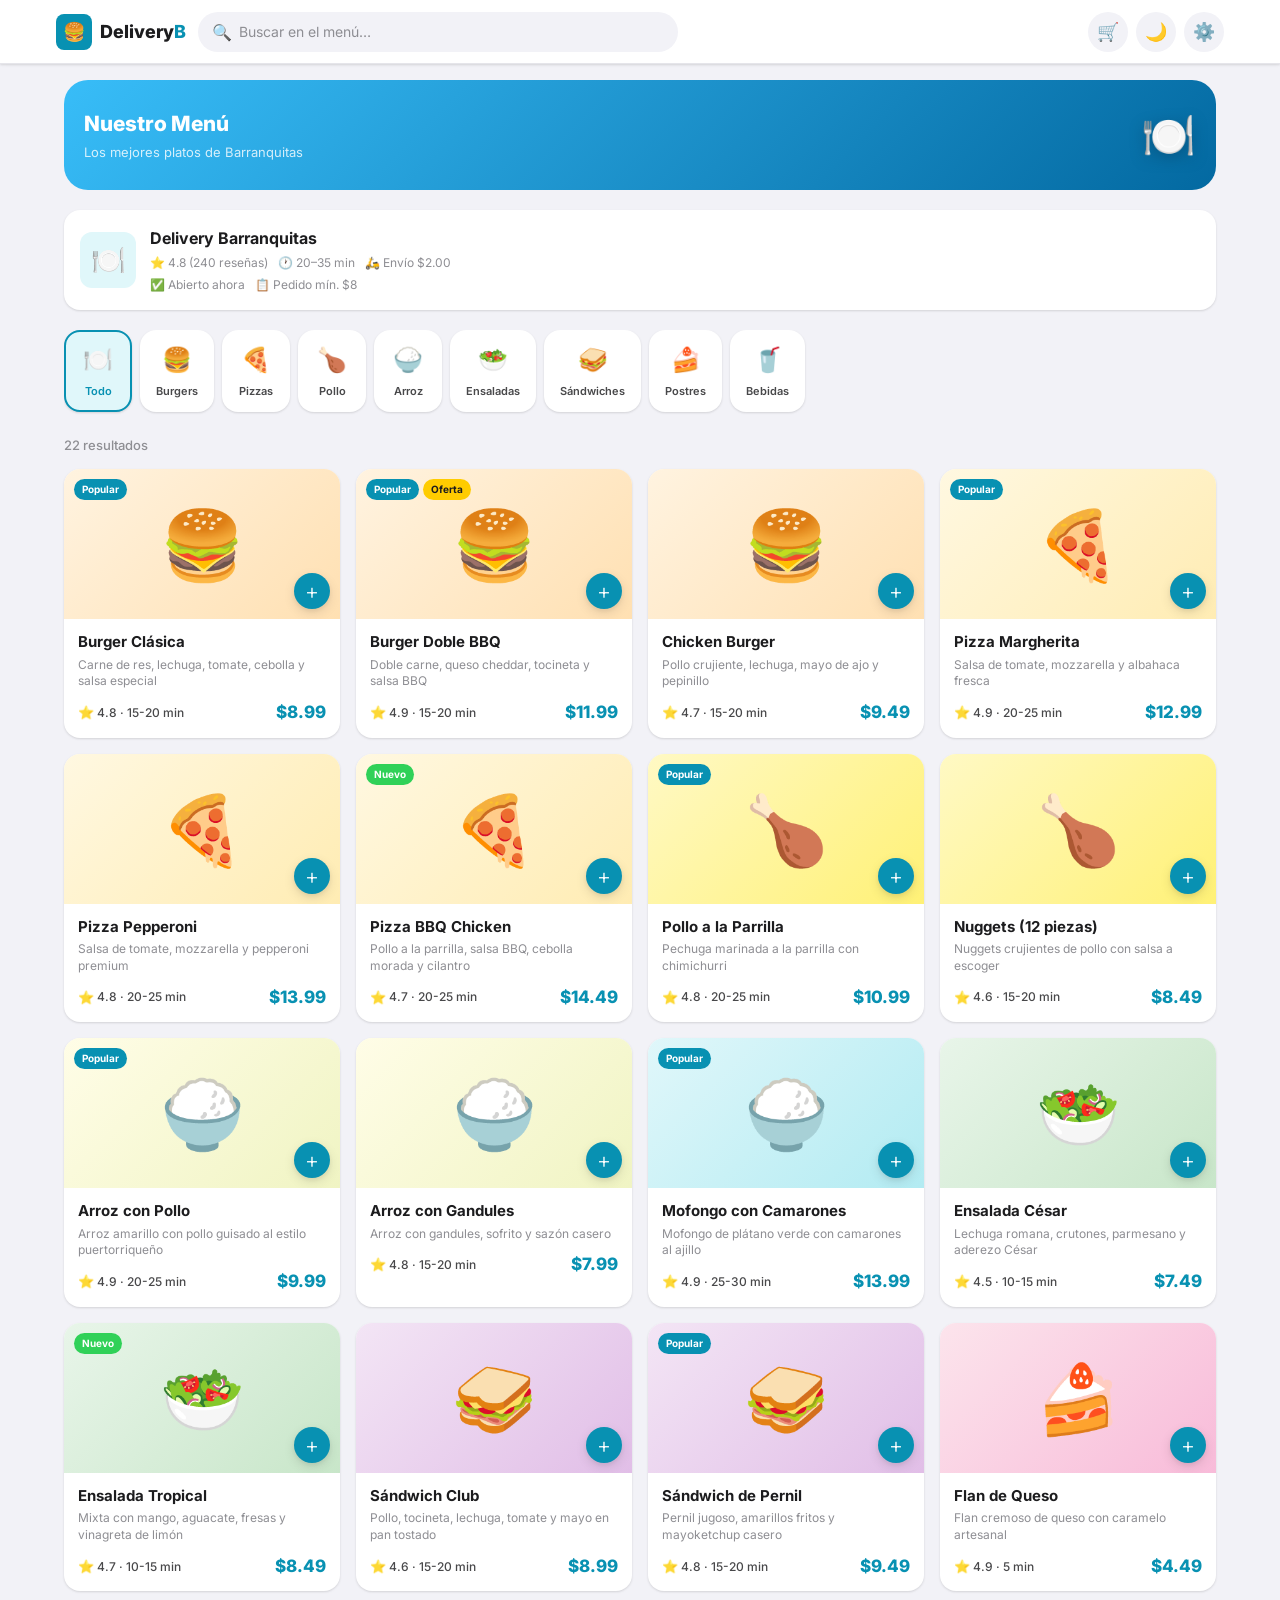
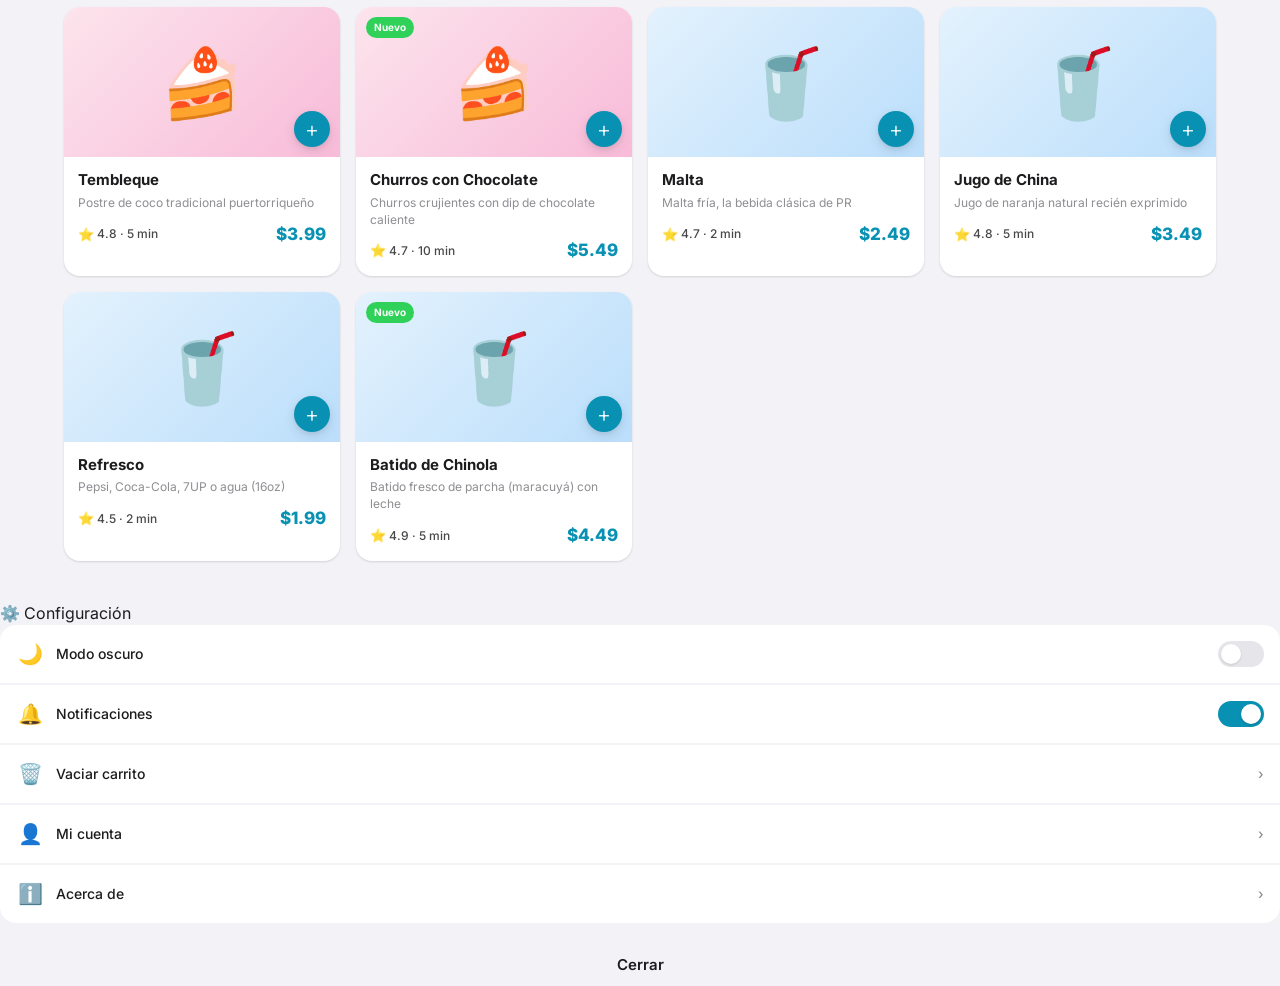
<file: menu.html>
<!DOCTYPE html>
<html lang="es">
<head>
  <meta charset="UTF-8"/>
  <meta name="viewport" content="width=device-width, initial-scale=1.0"/>
  <title>Menú – Delivery Barranquitas</title>
  <link rel="stylesheet" href="styles.css"/>
</head>
<body>

<!-- ===== HEADER ===== -->
<header class="app-header">
  <div class="header-inner">
    <a href="index.html" class="header-logo">
      <div class="logo-icon">🍔</div>
      <div class="logo-text">Delivery<span>B</span></div>
    </a>
    <div class="header-search">
      <span class="search-icon">🔍</span>
      <input type="text" id="menuSearch" placeholder="Buscar en el menú…"/>
    </div>
    <div class="header-actions">
      <a href="carrito.html" class="btn-icon" id="cartBtn">
        🛒
        <span class="badge" id="cartBadge" style="display:none">0</span>
      </a>
      <button class="btn-icon" data-theme-toggle onclick="toggleThemeQuick()" title="Cambiar tema">🌙</button>
      <a href="configuraciones.html" class="btn-icon" title="Configuración">⚙️</a>
    </div>
  </div>
</header>

<main class="page-content">

  <!-- Page Hero -->
  <div class="page-hero">
    <div>
      <h1>Nuestro Menú</h1>
      <p>Los mejores platos de Barranquitas</p>
    </div>
    <div class="page-hero-emoji">🍽️</div>
  </div>

  <!-- Restaurant Info -->
  <div class="restaurant-bar" style="margin-bottom:20px">
    <div class="restaurant-avatar">🍽️</div>
    <div class="restaurant-info">
      <h2>Delivery Barranquitas</h2>
      <div class="restaurant-meta">
        <span>⭐ 4.8 (240 reseñas)</span>
        <span>🕐 20–35 min</span>
        <span>🛵 Envío $2.00</span>
      </div>
      <div class="restaurant-meta" style="margin-top:4px">
        <span class="tag tag-green">✅ Abierto ahora</span>
        <span>📋 Pedido mín. $8</span>
      </div>
    </div>
  </div>

  <!-- Category filter -->
  <div class="category-scroll" id="menuCats">
    <div class="cat-chip active" data-cat="all" onclick="filterMenu('all',this)">
      <span class="cat-emoji">🍽️</span><span class="cat-name">Todo</span>
    </div>
    <div class="cat-chip" data-cat="burger" onclick="filterMenu('burger',this)">
      <span class="cat-emoji">🍔</span><span class="cat-name">Burgers</span>
    </div>
    <div class="cat-chip" data-cat="pizza" onclick="filterMenu('pizza',this)">
      <span class="cat-emoji">🍕</span><span class="cat-name">Pizzas</span>
    </div>
    <div class="cat-chip" data-cat="chicken" onclick="filterMenu('chicken',this)">
      <span class="cat-emoji">🍗</span><span class="cat-name">Pollo</span>
    </div>
    <div class="cat-chip" data-cat="rice" onclick="filterMenu('rice',this)">
      <span class="cat-emoji">🍚</span><span class="cat-name">Arroz</span>
    </div>
    <div class="cat-chip" data-cat="salad" onclick="filterMenu('salad',this)">
      <span class="cat-emoji">🥗</span><span class="cat-name">Ensaladas</span>
    </div>
    <div class="cat-chip" data-cat="sandwich" onclick="filterMenu('sandwich',this)">
      <span class="cat-emoji">🥪</span><span class="cat-name">Sándwiches</span>
    </div>
    <div class="cat-chip" data-cat="dessert" onclick="filterMenu('dessert',this)">
      <span class="cat-emoji">🍰</span><span class="cat-name">Postres</span>
    </div>
    <div class="cat-chip" data-cat="drink" onclick="filterMenu('drink',this)">
      <span class="cat-emoji">🥤</span><span class="cat-name">Bebidas</span>
    </div>
  </div>

  <!-- Results count -->
  <div id="menuResultInfo" style="font-size:13px;color:var(--gray-400);margin-bottom:14px;font-weight:500"></div>

  <!-- Menu Grid -->
  <div class="menu-grid" id="menuGrid">
    <!-- populated by JS -->
  </div>

  <div id="noResults" style="display:none;text-align:center;padding:40px 20px;background:var(--white);border-radius:var(--radius-xl)">
    <div style="font-size:48px;margin-bottom:12px">😔</div>
    <p style="font-size:16px;font-weight:700;color:var(--dark)">No encontramos resultados</p>
    <small style="color:var(--gray-400)">Intenta con otra búsqueda o categoría</small>
  </div>

</main>

<!-- ===== BOTTOM NAV ===== -->
<nav class="bottom-nav">
  <a href="index.html"><span class="nav-icon">🏠</span>Inicio</a>
  <a href="menu.html" class="active"><span class="nav-icon">🍽️</span>Menú</a>
  <a href="carrito.html" id="navCartLink"><span class="nav-icon">🛒</span>Carrito</a>
  <a href="envios.html"><span class="nav-icon">🛵</span>Envíos</a>
  <a href="perfil.html"><span class="nav-icon">👤</span>Perfil</a>
</nav>

<div class="toast-container" id="toastContainer"></div>

<!-- SETTINGS MODAL -->
<div class="modal-overlay" id="settingsOverlay" onclick="closeSettingsOutside(event)">
  <div class="modal-sheet">
    <div class="modal-handle"></div>
    <div class="modal-title">⚙️ Configuración</div>
    <div class="menu-list" style="margin-bottom:0">
      <div class="menu-list-item" style="justify-content:space-between;cursor:default">
        <span style="display:flex;align-items:center;gap:12px"><span class="item-icon">🌙</span><span>Modo oscuro</span></span>
        <label class="toggle-switch"><input type="checkbox" id="darkToggle" onchange="toggleDark(this.checked)"/><span class="toggle-track"></span></label>
      </div>
      <div class="menu-list-item" style="justify-content:space-between;cursor:default">
        <span style="display:flex;align-items:center;gap:12px"><span class="item-icon">🔔</span><span>Notificaciones</span></span>
        <label class="toggle-switch"><input type="checkbox" id="notifToggle" checked onchange="saveSetting('notif', this.checked)"/><span class="toggle-track"></span></label>
      </div>
      <div class="menu-list-item" onclick="clearCartSetting()">
        <span class="item-icon">🗑️</span><span>Vaciar carrito</span><span class="item-arrow">›</span>
      </div>
      <div class="menu-list-item" onclick="location.href='perfil.html'">
        <span class="item-icon">👤</span><span>Mi cuenta</span><span class="item-arrow">›</span>
      </div>
      <div class="menu-list-item" onclick="showAbout()">
        <span class="item-icon">ℹ️</span><span>Acerca de</span><span class="item-arrow">›</span>
      </div>
    </div>
    <button class="btn btn-secondary btn-full" style="margin-top:20px" onclick="closeSettings()">Cerrar</button>
  </div>
</div>
<script src="script.js"></script>
</body>
</html>
</file>
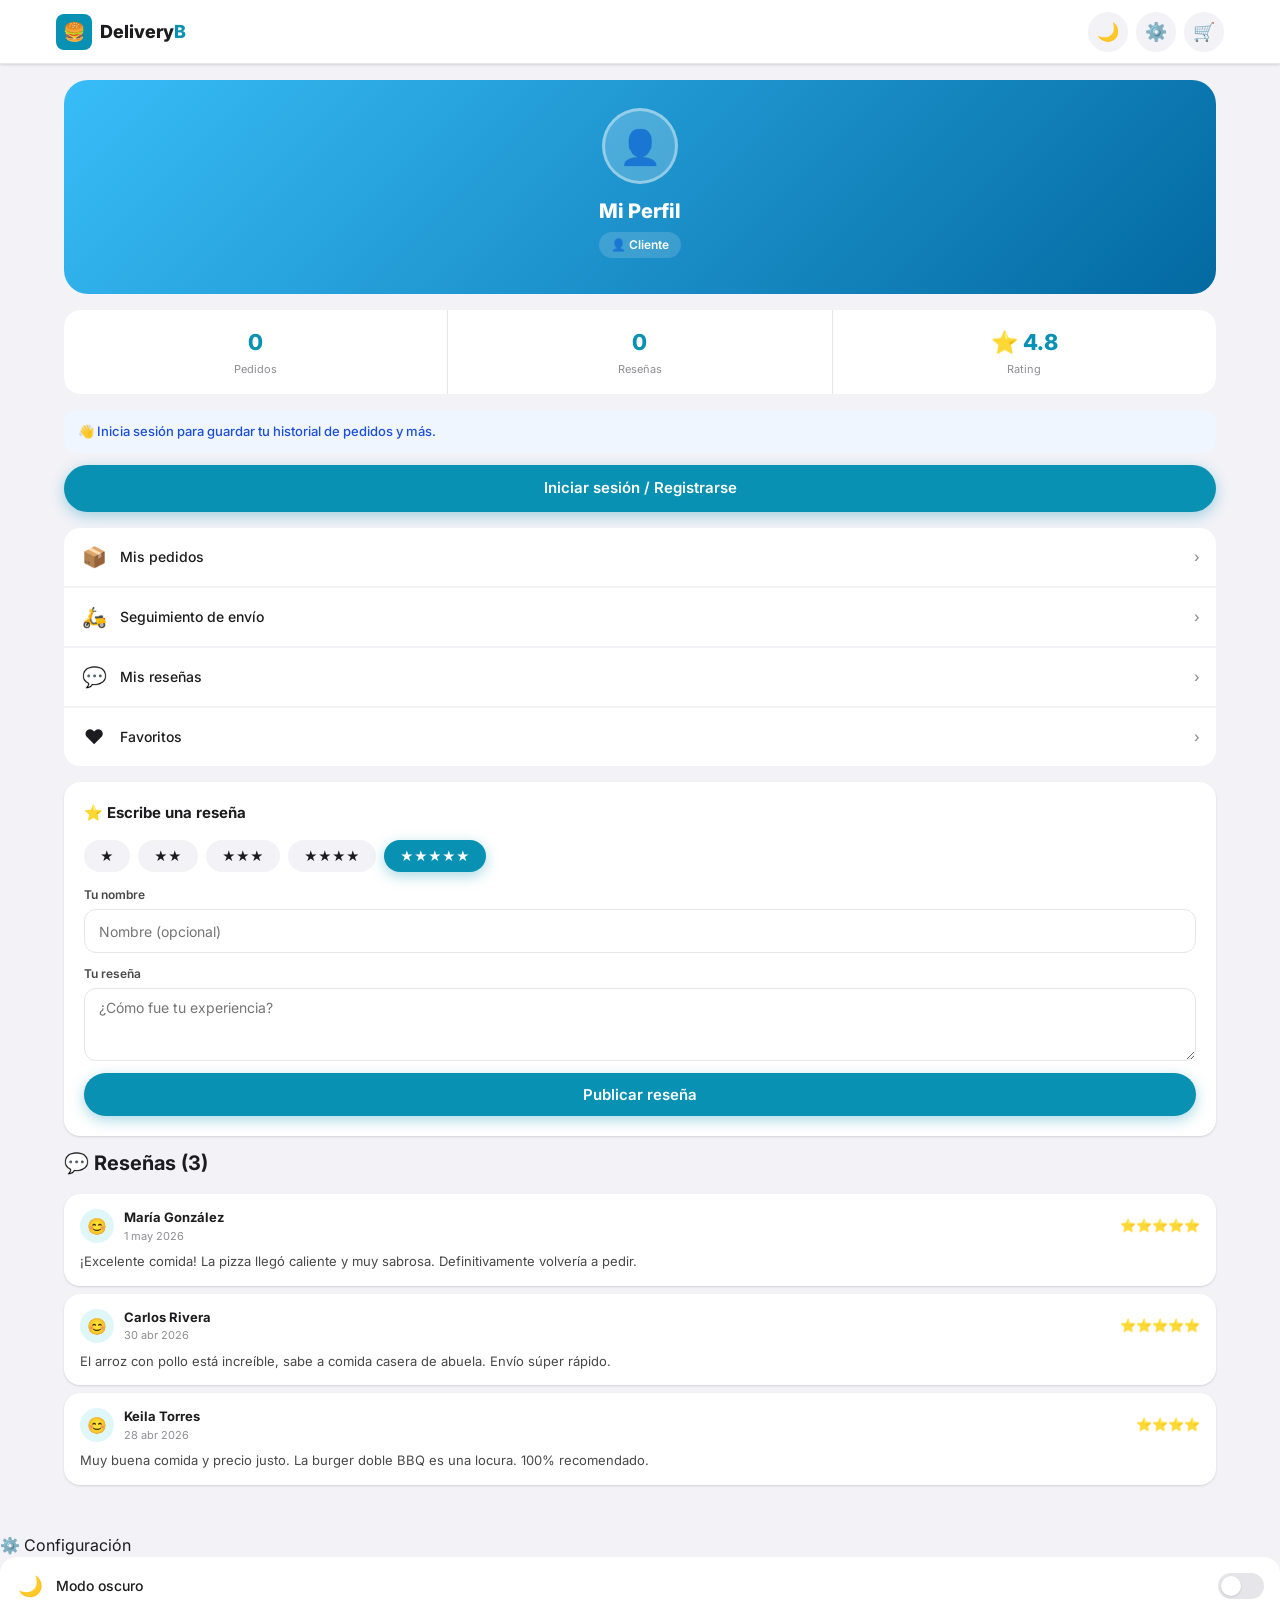
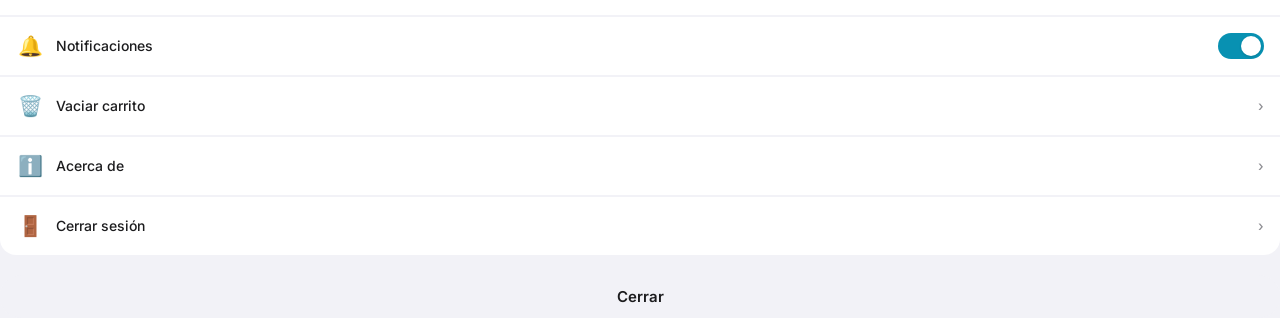
<file: perfil.html>
<!DOCTYPE html>
<html lang="es">
<head>
  <meta charset="UTF-8"/>
  <meta name="viewport" content="width=device-width, initial-scale=1.0"/>
  <title>Mi Perfil – Delivery Barranquitas</title>
  <link rel="stylesheet" href="styles.css"/>
</head>
<body>

<!-- ===== HEADER ===== -->
<header class="app-header">
  <div class="header-inner">
    <a href="index.html" class="header-logo">
      <div class="logo-icon">🍔</div>
      <div class="logo-text">Delivery<span>B</span></div>
    </a>
    <div class="header-actions">
      <button class="btn-icon" data-theme-toggle onclick="toggleThemeQuick()" title="Cambiar tema">🌙</button>
      <a href="configuraciones.html" class="btn-icon" title="Configuración">⚙️</a>
      <a href="carrito.html" class="btn-icon" id="cartBtn">
        🛒
        <span class="badge" id="cartBadge" style="display:none">0</span>
      </a>
    </div>
  </div>
</header>

<main class="page-content">

  <!-- Profile Header -->
  <div class="profile-header" id="profileHeader">
    <div class="profile-avatar" id="profileAvatar">👤</div>
    <div class="profile-name" id="profileName">Mi Perfil</div>
    <div class="profile-role" id="profileRoleBadge">👤 Cliente</div>
    <div style="margin-top:8px;font-size:13px;opacity:.8" id="profileEmail"></div>
  </div>

  <!-- Stats -->
  <div class="profile-stats">
    <div class="stat-box">
      <div class="stat-num" id="statOrders">0</div>
      <div class="stat-label">Pedidos</div>
    </div>
    <div class="stat-box">
      <div class="stat-num" id="statReviews">0</div>
      <div class="stat-label">Reseñas</div>
    </div>
    <div class="stat-box">
      <div class="stat-num">⭐ 4.8</div>
      <div class="stat-label">Rating</div>
    </div>
  </div>

  <!-- Menu Items -->
  <div id="guestCTA" style="display:none;margin-bottom:16px">
    <div class="alert alert-info">
      👋 Inicia sesión para guardar tu historial de pedidos y más.
    </div>
    <a href="login.html" class="btn btn-primary btn-full">Iniciar sesión / Registrarse</a>
  </div>

  <div class="menu-list" id="profileMenu">
    <div class="menu-list-item" onclick="location.href='carrito.html'">
      <span class="item-icon">📦</span>
      <span>Mis pedidos</span>
      <span class="item-arrow">›</span>
    </div>
    <div class="menu-list-item" onclick="location.href='envios.html'">
      <span class="item-icon">🛵</span>
      <span>Seguimiento de envío</span>
      <span class="item-arrow">›</span>
    </div>
    <div class="menu-list-item" onclick="scrollToReviews()">
      <span class="item-icon">💬</span>
      <span>Mis reseñas</span>
      <span class="item-arrow">›</span>
    </div>
    <div class="menu-list-item" onclick="location.href='menu.html'">
      <span class="item-icon">❤️</span>
      <span>Favoritos</span>
      <span class="item-arrow">›</span>
    </div>
  </div>

  <!-- Write Review -->
  <div class="form-card" id="reviewSection">
    <h3>⭐ Escribe una reseña</h3>
    <div style="display:flex;gap:8px;margin-bottom:14px" id="starPicker">
      <button onclick="setStars(1)" class="btn btn-secondary btn-sm" data-star="1">★</button>
      <button onclick="setStars(2)" class="btn btn-secondary btn-sm" data-star="2">★★</button>
      <button onclick="setStars(3)" class="btn btn-secondary btn-sm" data-star="3">★★★</button>
      <button onclick="setStars(4)" class="btn btn-secondary btn-sm" data-star="4">★★★★</button>
      <button onclick="setStars(5)" class="btn btn-primary btn-sm" data-star="5">★★★★★</button>
    </div>
    <input type="hidden" id="reviewStars" value="5"/>
    <div class="form-group">
      <label>Tu nombre</label>
      <input type="text" id="reviewAuthor" placeholder="Nombre (opcional)"/>
    </div>
    <div class="form-group">
      <label>Tu reseña</label>
      <textarea id="reviewText" rows="3" placeholder="¿Cómo fue tu experiencia?"></textarea>
    </div>
    <button class="btn btn-primary btn-full" onclick="submitReview()">Publicar reseña</button>
  </div>

  <!-- Reviews List -->
  <div id="reviewsArea">
    <div class="section-header" style="margin-top:4px">
      <h2 class="section-title" id="reviewsTitle">💬 Reseñas</h2>
    </div>
    <div id="reviewsList"></div>
  </div>

  <!-- Logout -->
  <div style="margin-top:20px;margin-bottom:8px" id="logoutSection" style="display:none">
    <button class="btn btn-secondary btn-full" onclick="doLogout()">🚪 Cerrar sesión</button>
  </div>

</main>

<!-- ===== BOTTOM NAV ===== -->
<nav class="bottom-nav">
  <a href="index.html"><span class="nav-icon">🏠</span>Inicio</a>
  <a href="menu.html"><span class="nav-icon">🍽️</span>Menú</a>
  <a href="carrito.html" id="navCartLink"><span class="nav-icon">🛒</span>Carrito</a>
  <a href="envios.html"><span class="nav-icon">🛵</span>Envíos</a>
  <a href="perfil.html" class="active"><span class="nav-icon">👤</span>Perfil</a>
</nav>

<div class="toast-container" id="toastContainer"></div>

<!-- SETTINGS MODAL -->
<div class="modal-overlay" id="settingsOverlay" onclick="closeSettingsOutside(event)">
  <div class="modal-sheet">
    <div class="modal-handle"></div>
    <div class="modal-title">⚙️ Configuración</div>
    <div class="menu-list" style="margin-bottom:0">
      <div class="menu-list-item" style="justify-content:space-between;cursor:default">
        <span style="display:flex;align-items:center;gap:12px"><span class="item-icon">🌙</span><span>Modo oscuro</span></span>
        <label class="toggle-switch"><input type="checkbox" id="darkToggle" onchange="toggleDark(this.checked)"/><span class="toggle-track"></span></label>
      </div>
      <div class="menu-list-item" style="justify-content:space-between;cursor:default">
        <span style="display:flex;align-items:center;gap:12px"><span class="item-icon">🔔</span><span>Notificaciones</span></span>
        <label class="toggle-switch"><input type="checkbox" id="notifToggle" checked onchange="saveSetting('notif', this.checked)"/><span class="toggle-track"></span></label>
      </div>
      <div class="menu-list-item" onclick="clearCartSetting()">
        <span class="item-icon">🗑️</span><span>Vaciar carrito</span><span class="item-arrow">›</span>
      </div>
      <div class="menu-list-item" onclick="showAbout()">
        <span class="item-icon">ℹ️</span><span>Acerca de</span><span class="item-arrow">›</span>
      </div>
      <div class="menu-list-item" onclick="doLogout()">
        <span class="item-icon">🚪</span><span>Cerrar sesión</span><span class="item-arrow">›</span>
      </div>
    </div>
    <button class="btn btn-secondary btn-full" style="margin-top:20px" onclick="closeSettings()">Cerrar</button>
  </div>
</div>
<script src="script.js"></script>
<script>
  function scrollToReviews() {
    document.getElementById('reviewsArea').scrollIntoView({ behavior: 'smooth' });
  }
  function setStars(n) {
    document.getElementById('reviewStars').value = n;
    document.querySelectorAll('#starPicker button').forEach((b, i) => {
      b.className = i < n ? 'btn btn-primary btn-sm' : 'btn btn-secondary btn-sm';
    });
  }
</script>
</body>
</html>
</file>
<file: styles.css>
/* ===================================================
   DELIVERY BARRANQUITAS — Design System
   Modern Food Delivery App — Deep Teal Theme
=================================================== */

@import url('https://fonts.googleapis.com/css2?family=Inter:wght@300;400;500;600;700;800;900&display=swap');

/* ---- CSS Variables ---- */
:root {
  --brand:        #0891B2;
  --brand-dark:   #0369A1;
  --brand-light:  #E0F7FA;
  --brand-2:      #38BDF8;

  --dark:         #1C1C1E;
  --gray-800:     #2C2C2E;
  --gray-600:     #48484A;
  --gray-400:     #8E8E93;
  --gray-200:     #E5E5EA;
  --gray-100:     #F2F2F7;
  --white:        #FFFFFF;

  --yellow:       #FFCC00;
  --green:        #30D158;
  --red:          #FF3B30;

  --radius-sm:    8px;
  --radius-md:    12px;
  --radius-lg:    16px;
  --radius-xl:    24px;
  --radius-full:  999px;

  --shadow-sm:    0 1px 3px rgba(0,0,0,.08), 0 1px 2px rgba(0,0,0,.06);
  --shadow-md:    0 4px 12px rgba(0,0,0,.10), 0 2px 4px rgba(0,0,0,.06);
  --shadow-lg:    0 8px 24px rgba(0,0,0,.12), 0 4px 8px rgba(0,0,0,.06);
  --shadow-xl:    0 20px 40px rgba(0,0,0,.14);

  --transition:   0.2s ease;
  --font:         'Inter', -apple-system, BlinkMacSystemFont, sans-serif;

  --header-h:     64px;
  --bottom-nav-h: 68px;
  --max-w:        1200px;
}

/* ---- Reset ---- */
*, *::before, *::after { box-sizing: border-box; margin: 0; padding: 0; }
html { scroll-behavior: smooth; -webkit-text-size-adjust: 100%; }
body {
  font-family: var(--font);
  background: var(--gray-100);
  color: var(--dark);
  line-height: 1.5;
  -webkit-font-smoothing: antialiased;
  padding-bottom: var(--bottom-nav-h);
}
img { display: block; max-width: 100%; }
a { text-decoration: none; color: inherit; }
button { font-family: var(--font); cursor: pointer; border: none; outline: none; }
input, textarea, select { font-family: var(--font); outline: none; }
ul { list-style: none; }

/* ===== HEADER / TOP NAV ===== */
.app-header {
  position: sticky;
  top: 0;
  z-index: 100;
  background: var(--white);
  height: var(--header-h);
  border-bottom: 1px solid var(--gray-200);
  box-shadow: var(--shadow-sm);
}
.header-inner {
  max-width: var(--max-w);
  margin: 0 auto;
  height: 100%;
  padding: 0 16px;
  display: flex;
  align-items: center;
  gap: 12px;
}
.header-logo {
  display: flex;
  align-items: center;
  gap: 8px;
  flex-shrink: 0;
  text-decoration: none;
}
.header-logo .logo-icon {
  width: 36px;
  height: 36px;
  background: var(--brand);
  border-radius: var(--radius-sm);
  display: flex;
  align-items: center;
  justify-content: center;
  font-size: 18px;
}
.header-logo .logo-text {
  font-weight: 800;
  font-size: 18px;
  color: var(--dark);
  line-height: 1;
}
.header-logo .logo-text span { color: var(--brand); }

.header-search {
  flex: 1;
  max-width: 480px;
  position: relative;
}
.header-search input {
  width: 100%;
  height: 40px;
  background: var(--gray-100);
  border: 1.5px solid transparent;
  border-radius: var(--radius-full);
  padding: 0 16px 0 40px;
  font-size: 14px;
  color: var(--dark);
  transition: border-color var(--transition), background var(--transition);
}
.header-search input:focus {
  background: var(--white);
  border-color: var(--brand);
}
.header-search input::placeholder { color: var(--gray-400); }
.header-search .search-icon {
  position: absolute;
  left: 14px;
  top: 50%;
  transform: translateY(-50%);
  color: var(--gray-400);
  font-size: 16px;
  pointer-events: none;
}

.header-actions {
  display: flex;
  align-items: center;
  gap: 8px;
  margin-left: auto;
  flex-shrink: 0;
}
.btn-icon {
  width: 40px;
  height: 40px;
  border-radius: var(--radius-full);
  background: var(--gray-100);
  display: flex;
  align-items: center;
  justify-content: center;
  font-size: 18px;
  color: var(--dark);
  position: relative;
  transition: background var(--transition);
  text-decoration: none;
}
.btn-icon:hover { background: var(--gray-200); }
.btn-icon .badge {
  position: absolute;
  top: 2px;
  right: 2px;
  min-width: 18px;
  height: 18px;
  border-radius: var(--radius-full);
  background: var(--brand);
  color: var(--white);
  font-size: 10px;
  font-weight: 700;
  display: flex;
  align-items: center;
  justify-content: center;
  padding: 0 4px;
  border: 2px solid var(--white);
}

/* ===== BOTTOM MOBILE NAV ===== */
.bottom-nav {
  position: fixed;
  bottom: 0;
  left: 0;
  right: 0;
  z-index: 100;
  background: var(--white);
  border-top: 1px solid var(--gray-200);
  height: var(--bottom-nav-h);
  display: flex;
  box-shadow: 0 -4px 12px rgba(0,0,0,.06);
}
.bottom-nav a {
  flex: 1;
  display: flex;
  flex-direction: column;
  align-items: center;
  justify-content: center;
  gap: 3px;
  font-size: 11px;
  font-weight: 500;
  color: var(--gray-400);
  transition: color var(--transition);
  position: relative;
}
.bottom-nav a .nav-icon { font-size: 22px; line-height: 1; }
.bottom-nav a.active { color: var(--brand); }
.bottom-nav a:hover { color: var(--brand); }
.bottom-nav a .cart-dot {
  position: absolute;
  top: 8px;
  left: calc(50% + 4px);
  width: 8px;
  height: 8px;
  background: var(--brand);
  border-radius: 50%;
  border: 2px solid var(--white);
}

/* ===== PAGE WRAPPER ===== */
.page-content {
  max-width: var(--max-w);
  margin: 0 auto;
  padding: 0 16px 24px;
}

/* ===== SECTION HEADERS ===== */
.section-header {
  display: flex;
  align-items: center;
  justify-content: space-between;
  margin-bottom: 16px;
}
.section-title {
  font-size: 20px;
  font-weight: 700;
  color: var(--dark);
}
.section-link {
  font-size: 14px;
  font-weight: 600;
  color: var(--brand);
}
.section-link:hover { opacity: .8; }

/* ===== HERO BANNER ===== */
.hero-banner {
  background: linear-gradient(135deg, #38BDF8 0%, var(--brand) 50%, var(--brand-dark) 100%);
  border-radius: var(--radius-xl);
  padding: 32px 28px;
  margin: 20px 0 24px;
  display: flex;
  align-items: center;
  justify-content: space-between;
  overflow: hidden;
  position: relative;
}
.hero-banner::before {
  content: '';
  position: absolute;
  top: -40px; right: -40px;
  width: 200px; height: 200px;
  background: rgba(255,255,255,.06);
  border-radius: 50%;
}
.hero-banner::after {
  content: '';
  position: absolute;
  bottom: -60px; right: 40px;
  width: 160px; height: 160px;
  background: rgba(255,255,255,.04);
  border-radius: 50%;
}
.hero-text { position: relative; z-index: 1; }
.hero-eyebrow {
  display: inline-flex;
  align-items: center;
  gap: 6px;
  background: rgba(255,255,255,.15);
  color: var(--white);
  font-size: 12px;
  font-weight: 600;
  border-radius: var(--radius-full);
  padding: 4px 12px;
  margin-bottom: 10px;
}
.hero-title {
  font-size: 28px;
  font-weight: 900;
  color: var(--white);
  line-height: 1.2;
  margin-bottom: 8px;
}
.hero-sub {
  font-size: 14px;
  color: rgba(255,255,255,.8);
  margin-bottom: 20px;
}
.hero-cta {
  display: inline-flex;
  align-items: center;
  gap: 8px;
  background: var(--white);
  color: var(--brand);
  font-size: 14px;
  font-weight: 700;
  border-radius: var(--radius-full);
  padding: 10px 22px;
  transition: transform var(--transition), box-shadow var(--transition);
  box-shadow: var(--shadow-md);
}
.hero-cta:hover { transform: translateY(-1px); box-shadow: var(--shadow-lg); }
.hero-emoji { font-size: 80px; position: relative; z-index: 1; flex-shrink: 0; filter: drop-shadow(0 8px 16px rgba(0,0,0,.2)); }

/* ===== PROMO CARDS ===== */
.promo-scroll {
  display: flex;
  gap: 12px;
  overflow-x: auto;
  padding-bottom: 4px;
  scrollbar-width: none;
}
.promo-scroll::-webkit-scrollbar { display: none; }
.promo-card {
  flex-shrink: 0;
  width: 190px;
  border-radius: var(--radius-lg);
  padding: 16px;
  display: flex;
  flex-direction: column;
  gap: 4px;
  position: relative;
  overflow: hidden;
  cursor: pointer;
  transition: transform var(--transition);
}
.promo-card:hover { transform: translateY(-2px); }
.promo-card-1 { background: linear-gradient(135deg, #667EEA, #764BA2); }
.promo-card-2 { background: linear-gradient(135deg, #F093FB, #F5576C); }
.promo-card-3 { background: linear-gradient(135deg, #4FACFE, #00C6FB); }
.promo-card-4 { background: linear-gradient(135deg, #43E97B, #38F9D7); }
.promo-card .promo-label {
  font-size: 10px;
  font-weight: 700;
  color: rgba(255,255,255,.8);
  text-transform: uppercase;
  letter-spacing: 0.5px;
}
.promo-card .promo-title {
  font-size: 15px;
  font-weight: 800;
  color: var(--white);
  line-height: 1.2;
}
.promo-card .promo-emoji { font-size: 30px; margin-top: 6px; }

/* ===== CATEGORY CHIPS ===== */
.category-scroll {
  display: flex;
  gap: 8px;
  overflow-x: auto;
  padding-bottom: 4px;
  scrollbar-width: none;
  margin-bottom: 20px;
}
.category-scroll::-webkit-scrollbar { display: none; }
.cat-chip {
  flex-shrink: 0;
  display: flex;
  flex-direction: column;
  align-items: center;
  gap: 5px;
  padding: 10px 14px;
  background: var(--white);
  border-radius: var(--radius-lg);
  box-shadow: var(--shadow-sm);
  cursor: pointer;
  transition: all var(--transition);
  border: 2px solid transparent;
  min-width: 68px;
}
.cat-chip:hover { border-color: var(--brand); background: var(--brand-light); }
.cat-chip.active { border-color: var(--brand); background: var(--brand-light); }
.cat-chip .cat-emoji { font-size: 24px; }
.cat-chip .cat-name { font-size: 11px; font-weight: 600; color: var(--gray-600); white-space: nowrap; }
.cat-chip.active .cat-name { color: var(--brand); }

/* ===== MENU / PRODUCT CARDS ===== */
.menu-grid {
  display: grid;
  grid-template-columns: repeat(auto-fill, minmax(260px, 1fr));
  gap: 16px;
}
.menu-card {
  background: var(--white);
  border-radius: var(--radius-lg);
  box-shadow: var(--shadow-sm);
  overflow: hidden;
  transition: transform var(--transition), box-shadow var(--transition);
}
.menu-card:hover { transform: translateY(-3px); box-shadow: var(--shadow-md); }
.menu-card-img {
  height: 150px;
  display: flex;
  align-items: center;
  justify-content: center;
  font-size: 68px;
  position: relative;
  overflow: hidden;
}
.menu-card-img.bg-burger  { background: linear-gradient(135deg, #FFF3E0, #FFE0B2); }
.menu-card-img.bg-pizza   { background: linear-gradient(135deg, #FFF8E1, #FFECB3); }
.menu-card-img.bg-drink   { background: linear-gradient(135deg, #E3F2FD, #BBDEFB); }
.menu-card-img.bg-chicken { background: linear-gradient(135deg, #FFF9C4, #FFF176); }
.menu-card-img.bg-salad   { background: linear-gradient(135deg, #E8F5E9, #C8E6C9); }
.menu-card-img.bg-dessert { background: linear-gradient(135deg, #FCE4EC, #F8BBD9); }
.menu-card-img.bg-sandwich{ background: linear-gradient(135deg, #F3E5F5, #E1BEE7); }
.menu-card-img.bg-rice    { background: linear-gradient(135deg, #FFFDE7, #F0F4C3); }
.menu-card-img.bg-seafood { background: linear-gradient(135deg, #E0F7FA, #B2EBF2); }

.card-badges {
  position: absolute;
  top: 10px;
  left: 10px;
  display: flex;
  gap: 4px;
  flex-wrap: wrap;
}
.badge-popular {
  background: var(--brand);
  color: var(--white);
  font-size: 10px;
  font-weight: 700;
  padding: 3px 8px;
  border-radius: var(--radius-full);
}
.badge-new {
  background: var(--green);
  color: var(--white);
  font-size: 10px;
  font-weight: 700;
  padding: 3px 8px;
  border-radius: var(--radius-full);
}
.badge-offer {
  background: var(--yellow);
  color: var(--dark);
  font-size: 10px;
  font-weight: 700;
  padding: 3px 8px;
  border-radius: var(--radius-full);
}

.btn-add-float {
  position: absolute;
  bottom: 10px;
  right: 10px;
  width: 36px;
  height: 36px;
  background: var(--brand);
  color: var(--white);
  border-radius: 50%;
  display: flex;
  align-items: center;
  justify-content: center;
  font-size: 22px;
  font-weight: 300;
  box-shadow: var(--shadow-md);
  transition: transform var(--transition), background var(--transition);
  cursor: pointer;
  border: none;
}
.btn-add-float:hover { background: var(--brand-dark); transform: scale(1.1); }

.menu-card-body { padding: 12px 14px; }
.menu-card-name {
  font-size: 15px;
  font-weight: 700;
  color: var(--dark);
  margin-bottom: 3px;
}
.menu-card-desc {
  font-size: 12px;
  color: var(--gray-400);
  margin-bottom: 10px;
  line-height: 1.4;
  display: -webkit-box;
  -webkit-line-clamp: 2;
  -webkit-box-orient: vertical;
  overflow: hidden;
}
.menu-card-meta {
  display: flex;
  align-items: center;
  justify-content: space-between;
}
.menu-card-rating {
  display: flex;
  align-items: center;
  gap: 3px;
  font-size: 12px;
  color: var(--gray-600);
  font-weight: 500;
}
.star-icon { color: var(--yellow); font-size: 13px; }
.menu-card-price {
  font-size: 17px;
  font-weight: 800;
  color: var(--brand);
}
.menu-card-time {
  display: flex;
  align-items: center;
  gap: 4px;
  font-size: 11px;
  color: var(--gray-400);
  margin-top: 4px;
}

/* ===== RESTAURANT INFO BAR ===== */
.restaurant-bar {
  background: var(--white);
  border-radius: var(--radius-lg);
  padding: 16px;
  margin: 16px 0 20px;
  display: flex;
  align-items: center;
  gap: 14px;
  box-shadow: var(--shadow-sm);
}
.restaurant-avatar {
  width: 56px;
  height: 56px;
  background: var(--brand-light);
  border-radius: var(--radius-md);
  display: flex;
  align-items: center;
  justify-content: center;
  font-size: 28px;
  flex-shrink: 0;
}
.restaurant-info h2 { font-size: 16px; font-weight: 700; }
.restaurant-meta {
  display: flex;
  align-items: center;
  gap: 10px;
  margin-top: 4px;
  flex-wrap: wrap;
}
.restaurant-meta span {
  display: flex;
  align-items: center;
  gap: 4px;
  font-size: 12px;
  color: var(--gray-400);
}

/* ===== BUTTONS ===== */
.btn {
  display: inline-flex;
  align-items: center;
  justify-content: center;
  gap: 8px;
  border-radius: var(--radius-full);
  font-weight: 600;
  font-size: 15px;
  padding: 12px 24px;
  transition: all var(--transition);
  cursor: pointer;
  border: none;
}
.btn-primary {
  background: var(--brand);
  color: var(--white);
  box-shadow: 0 4px 14px rgba(8,145,178,.35);
}
.btn-primary:hover { background: var(--brand-dark); transform: translateY(-1px); box-shadow: 0 6px 18px rgba(8,145,178,.45); }
.btn-primary:active { transform: translateY(0); }
.btn-secondary {
  background: var(--gray-100);
  color: var(--dark);
}
.btn-secondary:hover { background: var(--gray-200); }
.btn-outline {
  background: transparent;
  color: var(--brand);
  border: 2px solid var(--brand);
}
.btn-outline:hover { background: var(--brand-light); }
.btn-lg { font-size: 16px; padding: 14px 32px; }
.btn-sm { font-size: 13px; padding: 8px 16px; }
.btn-full { width: 100%; }
.btn-whatsapp {
  background: #25D366;
  color: var(--white);
  box-shadow: 0 4px 14px rgba(37,211,102,.35);
}
.btn-whatsapp:hover { background: #1DA851; transform: translateY(-1px); }

/* ===== QTY CONTROL ===== */
.qty-ctrl {
  display: inline-flex;
  align-items: center;
  background: var(--gray-100);
  border-radius: var(--radius-full);
  overflow: hidden;
}
.qty-ctrl button {
  width: 34px;
  height: 34px;
  background: none;
  display: flex;
  align-items: center;
  justify-content: center;
  font-size: 18px;
  color: var(--brand);
  transition: background var(--transition);
}
.qty-ctrl button:hover { background: var(--gray-200); }
.qty-ctrl .qty-num {
  min-width: 28px;
  text-align: center;
  font-size: 14px;
  font-weight: 700;
  color: var(--dark);
}

/* ===== CART PAGE ===== */
.cart-container { max-width: 640px; margin: 0 auto; }
.cart-empty {
  text-align: center;
  padding: 60px 20px;
  background: var(--white);
  border-radius: var(--radius-xl);
  margin-top: 16px;
}
.cart-empty .empty-emoji { font-size: 64px; margin-bottom: 14px; }
.cart-empty p { font-size: 18px; font-weight: 700; color: var(--dark); margin-bottom: 6px; }
.cart-empty small { font-size: 14px; color: var(--gray-400); display: block; margin-bottom: 20px; }

.cart-item {
  background: var(--white);
  border-radius: var(--radius-lg);
  padding: 14px;
  display: flex;
  align-items: center;
  gap: 12px;
  margin-bottom: 8px;
  box-shadow: var(--shadow-sm);
}
.cart-item-img {
  width: 60px;
  height: 60px;
  border-radius: var(--radius-md);
  display: flex;
  align-items: center;
  justify-content: center;
  font-size: 30px;
  flex-shrink: 0;
  background: var(--gray-100);
}
.cart-item-info { flex: 1; min-width: 0; }
.cart-item-name { font-size: 14px; font-weight: 700; white-space: nowrap; overflow: hidden; text-overflow: ellipsis; }
.cart-item-price { font-size: 13px; color: var(--brand); font-weight: 600; margin-top: 2px; }
.cart-item-right { display: flex; flex-direction: column; align-items: flex-end; gap: 8px; flex-shrink: 0; }
.cart-item-remove { color: var(--gray-400); font-size: 18px; cursor: pointer; transition: color var(--transition); background: none; }
.cart-item-remove:hover { color: var(--red); }
.cart-item-total { font-size: 15px; font-weight: 800; color: var(--dark); }

.order-summary {
  background: var(--white);
  border-radius: var(--radius-lg);
  padding: 20px;
  margin-top: 12px;
  box-shadow: var(--shadow-sm);
}
.order-summary h3 { font-size: 15px; font-weight: 700; margin-bottom: 14px; }
.summary-row {
  display: flex;
  justify-content: space-between;
  font-size: 14px;
  color: var(--gray-600);
  padding: 5px 0;
}
.summary-row.total {
  font-size: 18px;
  font-weight: 800;
  color: var(--dark);
  border-top: 1px solid var(--gray-200);
  margin-top: 8px;
  padding-top: 12px;
}
.summary-row.total span:last-child { color: var(--brand); }

/* ===== COUPON ===== */
.coupon-row {
  display: flex;
  gap: 8px;
  margin-bottom: 14px;
}
.coupon-row input {
  flex: 1;
  height: 44px;
  border: 1.5px solid var(--gray-200);
  border-radius: var(--radius-full);
  padding: 0 16px;
  font-size: 14px;
  background: var(--white);
  transition: border-color var(--transition);
}
.coupon-row input:focus { border-color: var(--brand); }
.coupon-msg { font-size: 12px; margin-top: -8px; margin-bottom: 10px; padding: 0 4px; }
.coupon-msg.ok { color: var(--green); }
.coupon-msg.err { color: var(--red); }

/* ===== FORM ===== */
.form-card {
  background: var(--white);
  border-radius: var(--radius-lg);
  padding: 20px;
  margin-bottom: 12px;
  box-shadow: var(--shadow-sm);
}
.form-card h3 { font-size: 15px; font-weight: 700; margin-bottom: 16px; display: flex; align-items: center; gap: 8px; }
.form-group {
  display: flex;
  flex-direction: column;
  gap: 5px;
  margin-bottom: 12px;
}
.form-group:last-child { margin-bottom: 0; }
.form-group label { font-size: 12px; font-weight: 600; color: var(--gray-600); }
.form-group input,
.form-group select,
.form-group textarea {
  height: 44px;
  border: 1.5px solid var(--gray-200);
  border-radius: var(--radius-md);
  padding: 0 14px;
  font-size: 14px;
  color: var(--dark);
  background: var(--white);
  transition: border-color var(--transition), box-shadow var(--transition);
}
.form-group textarea { height: auto; padding: 10px 14px; resize: vertical; }
.form-group input:focus,
.form-group select:focus,
.form-group textarea:focus {
  border-color: var(--brand);
  box-shadow: 0 0 0 3px rgba(255,87,34,.10);
}
.form-row { display: grid; grid-template-columns: 1fr 1fr; gap: 12px; }

/* ===== ORDER TRACKING ===== */
.tracking-steps { display: flex; flex-direction: column; padding: 4px 0; }
.track-step {
  display: flex;
  align-items: flex-start;
  gap: 14px;
  padding: 10px 0;
  position: relative;
}
.track-step:not(:last-child)::after {
  content: '';
  position: absolute;
  left: 14px;
  top: 34px;
  bottom: -10px;
  width: 2px;
  background: var(--gray-200);
}
.track-step.done::after { background: var(--green); }
.track-dot {
  width: 30px;
  height: 30px;
  border-radius: 50%;
  background: var(--gray-200);
  display: flex;
  align-items: center;
  justify-content: center;
  font-size: 14px;
  flex-shrink: 0;
  z-index: 1;
  position: relative;
}
.track-step.done .track-dot { background: var(--green); color: var(--white); }
.track-step.active .track-dot { background: var(--brand); color: var(--white); animation: pulse 1.5s infinite; }
.track-info h4 { font-size: 14px; font-weight: 600; }
.track-info p { font-size: 12px; color: var(--gray-400); margin-top: 1px; }
@keyframes pulse {
  0%, 100% { box-shadow: 0 0 0 0 rgba(8,145,178,.4); }
  50% { box-shadow: 0 0 0 8px rgba(8,145,178,0); }
}

/* ===== LOGIN ===== */
.auth-page {
  min-height: 100vh;
  background: linear-gradient(160deg, #E0F7FA 0%, var(--white) 60%);
  display: flex;
  flex-direction: column;
  align-items: center;
  justify-content: center;
  padding: 24px 16px;
  padding-bottom: calc(var(--bottom-nav-h) + 24px);
}
.auth-logo {
  display: flex;
  align-items: center;
  gap: 10px;
  margin-bottom: 28px;
}
.auth-logo .logo-icon {
  width: 48px;
  height: 48px;
  background: var(--brand);
  border-radius: var(--radius-md);
  display: flex;
  align-items: center;
  justify-content: center;
  font-size: 24px;
}
.auth-logo .logo-text { font-size: 22px; font-weight: 900; color: var(--dark); }
.auth-logo .logo-text span { color: var(--brand); }
.auth-card {
  width: 100%;
  max-width: 420px;
  background: var(--white);
  border-radius: var(--radius-xl);
  padding: 32px 28px;
  box-shadow: var(--shadow-xl);
}
.auth-card h1 { font-size: 24px; font-weight: 800; margin-bottom: 4px; }
.auth-sub { font-size: 14px; color: var(--gray-400); margin-bottom: 24px; }
.auth-divider {
  display: flex;
  align-items: center;
  gap: 10px;
  margin: 18px 0;
  color: var(--gray-400);
  font-size: 12px;
}
.auth-divider::before,
.auth-divider::after { content: ''; flex: 1; height: 1px; background: var(--gray-200); }
.role-tabs {
  display: grid;
  grid-template-columns: repeat(3, 1fr);
  gap: 8px;
  margin-bottom: 20px;
}
.role-tab {
  padding: 10px 4px;
  border-radius: var(--radius-md);
  border: 2px solid var(--gray-200);
  background: var(--white);
  display: flex;
  flex-direction: column;
  align-items: center;
  gap: 4px;
  cursor: pointer;
  transition: all var(--transition);
}
.role-tab .role-emoji { font-size: 20px; }
.role-tab .role-name { font-size: 11px; font-weight: 600; color: var(--gray-600); }
.role-tab.active { border-color: var(--brand); background: var(--brand-light); }
.role-tab.active .role-name { color: var(--brand); }
.auth-footer { text-align: center; margin-top: 18px; font-size: 13px; color: var(--gray-400); }
.auth-footer a { color: var(--brand); font-weight: 600; }

/* ===== PROFILE ===== */
.profile-header {
  background: linear-gradient(135deg, #38BDF8, var(--brand-dark));
  border-radius: var(--radius-xl);
  padding: 28px 20px;
  text-align: center;
  margin: 16px 0;
  color: var(--white);
}
.profile-avatar {
  width: 76px;
  height: 76px;
  border-radius: 50%;
  background: rgba(255,255,255,.2);
  display: flex;
  align-items: center;
  justify-content: center;
  font-size: 34px;
  margin: 0 auto 12px;
  border: 3px solid rgba(255,255,255,.4);
}
.profile-name { font-size: 20px; font-weight: 800; }
.profile-role {
  display: inline-flex;
  align-items: center;
  gap: 4px;
  background: rgba(255,255,255,.15);
  color: var(--white);
  font-size: 12px;
  font-weight: 600;
  padding: 4px 12px;
  border-radius: var(--radius-full);
  margin-top: 6px;
}
.profile-stats {
  display: grid;
  grid-template-columns: repeat(3, 1fr);
  gap: 1px;
  background: var(--gray-200);
  border-radius: var(--radius-lg);
  overflow: hidden;
  margin-bottom: 16px;
}
.stat-box {
  background: var(--white);
  padding: 16px 10px;
  text-align: center;
}
.stat-box .stat-num { font-size: 22px; font-weight: 800; color: var(--brand); }
.stat-box .stat-label { font-size: 11px; color: var(--gray-400); margin-top: 2px; }

.menu-list { display: flex; flex-direction: column; gap: 2px; margin-bottom: 16px; }
.menu-list-item {
  display: flex;
  align-items: center;
  gap: 12px;
  padding: 14px 16px;
  background: var(--white);
  cursor: pointer;
  transition: background var(--transition);
  font-size: 14px;
  font-weight: 500;
}
.menu-list-item:first-child { border-radius: var(--radius-lg) var(--radius-lg) 0 0; }
.menu-list-item:last-child { border-radius: 0 0 var(--radius-lg) var(--radius-lg); }
.menu-list-item:only-child { border-radius: var(--radius-lg); }
.menu-list-item:hover { background: var(--gray-100); }
.menu-list-item .item-icon { font-size: 20px; width: 28px; text-align: center; }
.menu-list-item .item-arrow { margin-left: auto; color: var(--gray-400); }

/* ===== REVIEWS ===== */
.review-card {
  background: var(--white);
  border-radius: var(--radius-lg);
  padding: 14px 16px;
  box-shadow: var(--shadow-sm);
  margin-bottom: 8px;
}
.review-header {
  display: flex;
  align-items: center;
  gap: 10px;
  margin-bottom: 8px;
}
.review-avatar {
  width: 34px;
  height: 34px;
  border-radius: 50%;
  background: var(--brand-light);
  display: flex;
  align-items: center;
  justify-content: center;
  font-size: 16px;
  flex-shrink: 0;
}
.review-author { font-size: 13px; font-weight: 700; }
.review-date { font-size: 11px; color: var(--gray-400); }
.review-stars { display: flex; gap: 2px; margin-left: auto; font-size: 13px; }
.review-text { font-size: 13px; color: var(--gray-600); line-height: 1.5; }

/* ===== INFO CARDS (envios) ===== */
.info-card {
  background: var(--white);
  border-radius: var(--radius-lg);
  padding: 18px 20px;
  box-shadow: var(--shadow-sm);
  margin-bottom: 12px;
}
.info-card h3 {
  font-size: 15px;
  font-weight: 700;
  margin-bottom: 14px;
  display: flex;
  align-items: center;
  gap: 8px;
}
.info-row {
  display: flex;
  align-items: flex-start;
  gap: 12px;
  padding: 10px 0;
  border-bottom: 1px solid var(--gray-100);
}
.info-row:last-child { border-bottom: none; padding-bottom: 0; }
.info-row .info-icon { font-size: 18px; flex-shrink: 0; margin-top: 2px; }
.info-row .info-label { font-size: 11px; font-weight: 600; color: var(--gray-400); text-transform: uppercase; letter-spacing: 0.3px; }
.info-row .info-value { font-size: 14px; font-weight: 500; color: var(--dark); margin-top: 2px; }
.map-frame { border-radius: var(--radius-lg); overflow: hidden; margin-bottom: 12px; box-shadow: var(--shadow-sm); }
.map-frame iframe { display: block; }

/* ===== TOAST ===== */
.toast-container {
  position: fixed;
  bottom: calc(var(--bottom-nav-h) + 16px);
  left: 50%;
  transform: translateX(-50%);
  z-index: 500;
  display: flex;
  flex-direction: column;
  align-items: center;
  gap: 8px;
  pointer-events: none;
}
.toast {
  background: var(--dark);
  color: var(--white);
  padding: 11px 20px;
  border-radius: var(--radius-full);
  font-size: 13px;
  font-weight: 500;
  white-space: nowrap;
  box-shadow: var(--shadow-lg);
  animation: toastIn .3s ease, toastOut .3s ease 2.5s forwards;
}
.toast.success { background: var(--green); }
.toast.error { background: var(--red); }
@keyframes toastIn { from { opacity: 0; transform: translateY(10px) scale(.95); } to { opacity: 1; transform: translateY(0) scale(1); } }
@keyframes toastOut { from { opacity: 1; } to { opacity: 0; } }

/* ===== PAGE HERO (inner pages) ===== */
.page-hero {
  background: linear-gradient(135deg, #38BDF8 0%, var(--brand-dark) 100%);
  border-radius: var(--radius-xl);
  padding: 22px 20px;
  margin: 16px 0 20px;
  color: var(--white);
  display: flex;
  align-items: center;
  justify-content: space-between;
}
.page-hero h1 { font-size: 21px; font-weight: 800; }
.page-hero p { font-size: 13px; opacity: .8; margin-top: 3px; }
.page-hero-emoji { font-size: 44px; filter: drop-shadow(0 4px 8px rgba(0,0,0,.2)); }

/* ===== ALERT / INFO BOX ===== */
.alert {
  border-radius: var(--radius-md);
  padding: 12px 14px;
  font-size: 13px;
  font-weight: 500;
  display: flex;
  align-items: flex-start;
  gap: 8px;
  margin-bottom: 12px;
}
.alert-info { background: #EFF6FF; color: #1D4ED8; }
.alert-success { background: #F0FDF4; color: #15803D; }
.alert-warning { background: #FFFBEB; color: #B45309; }

/* ===== DIVIDER ===== */
.divider { height: 8px; background: var(--gray-100); margin: 8px -16px; }

/* ===== TOGGLE SWITCH ===== */
.toggle-switch { position: relative; display: inline-block; width: 46px; height: 26px; flex-shrink: 0; }
.toggle-switch input { opacity: 0; width: 0; height: 0; }
.toggle-track {
  position: absolute; inset: 0;
  background: var(--gray-200);
  border-radius: var(--radius-full);
  cursor: pointer;
  transition: background var(--transition);
}
.toggle-track::before {
  content: '';
  position: absolute;
  width: 20px; height: 20px;
  left: 3px; bottom: 3px;
  background: var(--white);
  border-radius: 50%;
  transition: transform .2s ease;
  box-shadow: var(--shadow-sm);
}
.toggle-switch input:checked + .toggle-track { background: var(--brand); }
.toggle-switch input:checked + .toggle-track::before { transform: translateX(20px); }

/* ===== DARK MODE ===== */
body.dark {
  --dark:       #F2F2F7;
  --gray-800:   #E5E5EA;
  --gray-600:   #C7C7CC;
  --gray-400:   #8E8E93;
  --gray-200:   #3A3A3C;
  --gray-100:   #2C2C2E;
  --white:      #1C1C1E;
  background: #111113;
  color: #F2F2F7;
}
body.dark .app-header { background: #1C1C1E; border-color: #3A3A3C; }
body.dark .bottom-nav { background: #1C1C1E; border-color: #3A3A3C; }
body.dark .menu-card,
body.dark .form-card,
body.dark .order-summary,
body.dark .restaurant-bar,
body.dark .review-card,
body.dark .info-card,
body.dark .cart-item,
body.dark .modal-sheet,
body.dark .auth-card,
body.dark .stat-box { background: #1C1C1E; }
body.dark .menu-list-item { background: #1C1C1E; color: #F2F2F7; }
body.dark .menu-list-item:hover { background: #2C2C2E; }
body.dark .cat-chip { background: #1C1C1E; }
body.dark .profile-stats { background: #3A3A3C; }

.theme-fab {
  position: fixed;
  top: 14px;
  right: 14px;
  z-index: 120;
}

/* ===== RESPONSIVE ===== */
@media (max-width: 640px) {
  :root { --header-h: 56px; }
  .hero-title { font-size: 22px; }
  .hero-emoji { font-size: 58px; }
  .hero-banner { padding: 22px 18px; }
  .menu-grid { grid-template-columns: repeat(2, 1fr); gap: 10px; }
  .menu-card-img { height: 110px; font-size: 50px; }
  .header-search { display: none; }
  .form-row { grid-template-columns: 1fr; }
  .auth-card { padding: 24px 18px; }
  .restaurant-bar { flex-wrap: wrap; }
}
@media (min-width: 1024px) {
  .bottom-nav { display: none; }
  body { padding-bottom: 0; }
  .page-content { padding: 0 24px 40px; }
  .menu-grid { grid-template-columns: repeat(3, 1fr); }
  .toast-container { bottom: 24px; }
}
@media (min-width: 1280px) {
  .menu-grid { grid-template-columns: repeat(4, 1fr); }
}
</file>
